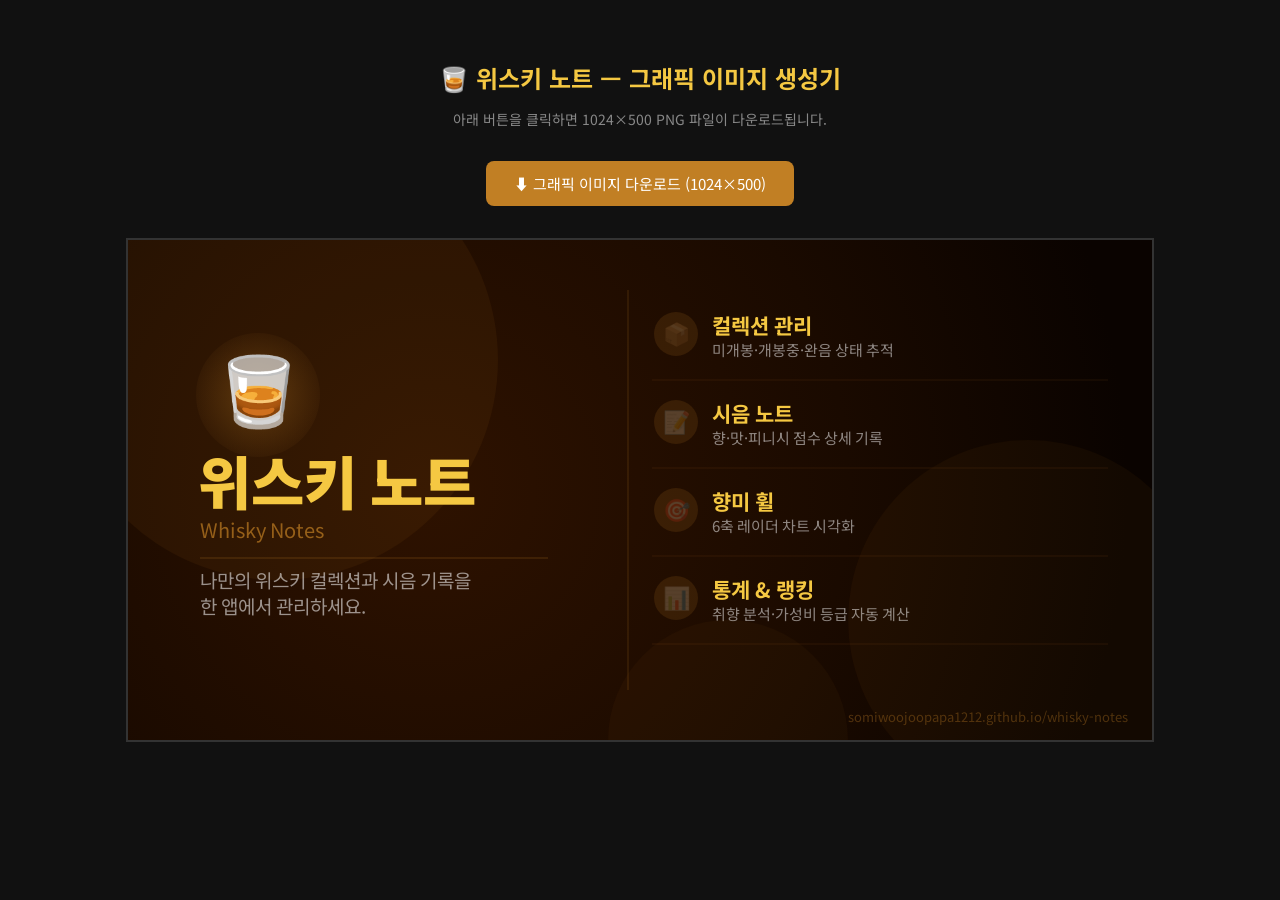
<file: generate-feature-graphic.html>
<!DOCTYPE html>
<html lang="ko">
<head>
<meta charset="UTF-8">
<title>위스키 노트 그래픽 이미지 생성기</title>
<link href="https://fonts.googleapis.com/css2?family=Noto+Sans+KR:wght@400;700;900&display=swap" rel="stylesheet">
<style>
  body { background:#111; color:#f5c842; font-family:'Noto Sans KR',sans-serif; padding:32px; text-align:center; }
  h2 { margin-bottom:8px; }
  p  { color:#888; font-size:14px; margin-bottom:24px; }
  button { margin:8px; padding:12px 28px; background:#c17f24; color:#fff; border:none; border-radius:8px; cursor:pointer; font-size:15px; font-family:inherit; }
  button:hover { background:#d48e2a; }
  canvas { border:2px solid #333; display:block; margin:24px auto; max-width:100%; }
</style>
</head>
<body>
<h2>🥃 위스키 노트 — 그래픽 이미지 생성기</h2>
<p>아래 버튼을 클릭하면 1024×500 PNG 파일이 다운로드됩니다.</p>
<button onclick="download()">⬇️ 그래픽 이미지 다운로드 (1024×500)</button>
<br>
<canvas id="c" width="1024" height="500"></canvas>

<script>
const FONT = "'Noto Sans KR', -apple-system, sans-serif";

function draw() {
  const canvas = document.getElementById('c');
  const ctx = canvas.getContext('2d');
  const W = 1024, H = 500;

  // ── 배경 ──
  const bg = ctx.createRadialGradient(300, 250, 0, 300, 250, 700);
  bg.addColorStop(0, '#2e1200');
  bg.addColorStop(0.6, '#1a0a00');
  bg.addColorStop(1, '#0a0300');
  ctx.fillStyle = bg;
  ctx.fillRect(0, 0, W, H);

  // ── 장식 원 ──
  [[150, 120, 220, 0.07], [900, 380, 180, 0.05], [600, 500, 120, 0.04]].forEach(([x,y,r,a]) => {
    ctx.beginPath(); ctx.arc(x, y, r, 0, Math.PI*2);
    ctx.fillStyle = `rgba(193,127,36,${a})`; ctx.fill();
  });

  // ── 구분선 ──
  ctx.beginPath(); ctx.moveTo(500, 50); ctx.lineTo(500, 450);
  ctx.strokeStyle = 'rgba(193,127,36,0.25)'; ctx.lineWidth = 1; ctx.stroke();

  // ── 왼쪽: 앱 정보 ──
  // 아이콘 배경
  ctx.beginPath(); ctx.arc(130, 155, 62, 0, Math.PI*2);
  const iconBg = ctx.createRadialGradient(130,155,0,130,155,62);
  iconBg.addColorStop(0,'rgba(193,127,36,0.35)');
  iconBg.addColorStop(1,'rgba(193,127,36,0.05)');
  ctx.fillStyle = iconBg; ctx.fill();

  // 이모지
  ctx.font = '68px serif';
  ctx.textAlign = 'center';
  ctx.fillText('🥃', 130, 175);

  // 앱 이름
  ctx.textAlign = 'left';
  ctx.font = `900 58px ${FONT}`;
  ctx.fillStyle = '#f5c842';
  ctx.fillText('위스키 노트', 70, 265);

  // 영문명
  ctx.font = `400 20px ${FONT}`;
  ctx.fillStyle = 'rgba(193,127,36,0.7)';
  ctx.fillText('Whisky Notes', 72, 298);

  // 구분 선
  ctx.beginPath(); ctx.moveTo(72, 318); ctx.lineTo(420, 318);
  ctx.strokeStyle = 'rgba(193,127,36,0.3)'; ctx.lineWidth = 1; ctx.stroke();

  // 슬로건
  ctx.font = `400 19px ${FONT}`;
  ctx.fillStyle = 'rgba(255,255,255,0.55)';
  ctx.fillText('나만의 위스키 컬렉션과 시음 기록을', 72, 348);
  ctx.fillText('한 앱에서 관리하세요.', 72, 374);

  // ── 오른쪽: 기능 목록 ──
  const features = [
    ['📦', '컬렉션 관리', '미개봉·개봉중·완음 상태 추적'],
    ['📝', '시음 노트', '향·맛·피니시 점수 상세 기록'],
    ['🎯', '향미 휠', '6축 레이더 차트 시각화'],
    ['📊', '통계 & 랭킹', '취향 분석·가성비 등급 자동 계산'],
  ];

  let fy = 72;
  features.forEach(([emoji, title, desc]) => {
    // 아이콘 배경
    ctx.beginPath(); ctx.arc(548, fy+22, 22, 0, Math.PI*2);
    ctx.fillStyle = 'rgba(193,127,36,0.15)'; ctx.fill();

    ctx.font = '22px serif';
    ctx.textAlign = 'center';
    ctx.fillText(emoji, 548, fy+30);

    ctx.textAlign = 'left';
    ctx.font = `700 21px ${FONT}`;
    ctx.fillStyle = '#f5c842';
    ctx.fillText(title, 584, fy+22);

    ctx.font = `400 15px ${FONT}`;
    ctx.fillStyle = 'rgba(255,255,255,0.5)';
    ctx.fillText(desc, 584, fy+44);

    // 항목 구분선
    if (fy < 350) {
      ctx.beginPath(); ctx.moveTo(524, fy+68); ctx.lineTo(980, fy+68);
      ctx.strokeStyle='rgba(193,127,36,0.12)'; ctx.lineWidth=1; ctx.stroke();
    }
    fy += 88;
  });

  // ── 하단 워터마크 ──
  ctx.font = `400 13px ${FONT}`;
  ctx.fillStyle = 'rgba(193,127,36,0.35)';
  ctx.textAlign = 'right';
  ctx.fillText('somiwoojoopapa1212.github.io/whisky-notes', W-24, H-18);
}

function download() {
  document.fonts.ready.then(() => {
    draw();
    const a = document.createElement('a');
    a.download = 'whisky-notes-feature-graphic.png';
    a.href = document.getElementById('c').toDataURL('image/png');
    a.click();
  });
}

document.fonts.ready.then(draw);
</script>
</body>
</html>
</file>
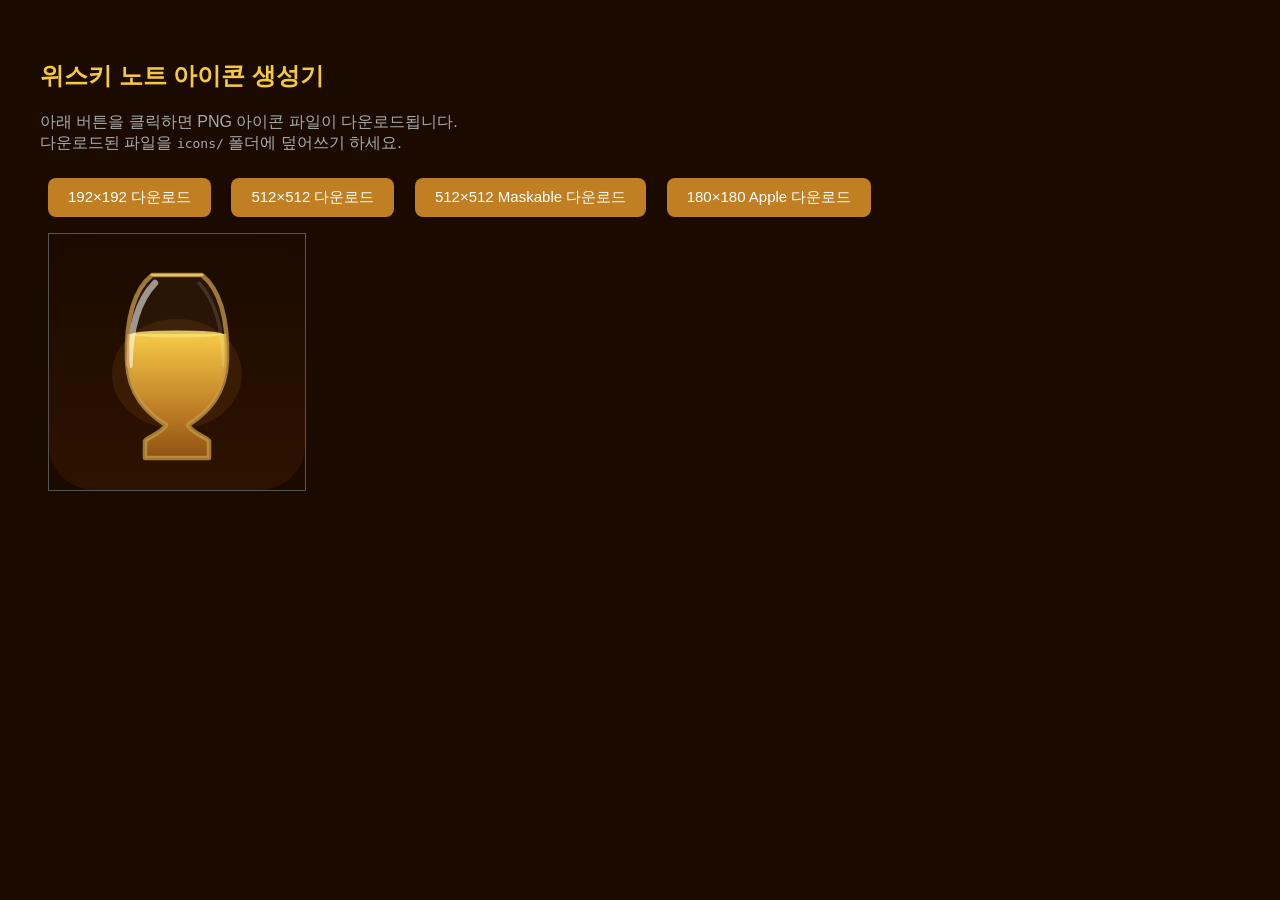
<file: generate-icons.html>
<!DOCTYPE html>
<html lang="ko">
<head>
<meta charset="UTF-8">
<title>아이콘 생성기</title>
<style>
  body { font-family: sans-serif; padding: 32px; background: #1a0a00; color: #f5c842; }
  button { margin: 8px; padding: 10px 20px; background: #c17f24; color: #fff; border: none; border-radius: 8px; cursor: pointer; font-size: 15px; }
  canvas { border: 1px solid #555; margin: 8px; display: block; }
  h2 { color: #f5c842; }
  p { color: #aaa; }
</style>
</head>
<body>
<h2>위스키 노트 아이콘 생성기</h2>
<p>아래 버튼을 클릭하면 PNG 아이콘 파일이 다운로드됩니다.<br>
다운로드된 파일을 <code>icons/</code> 폴더에 덮어쓰기 하세요.</p>

<button onclick="generate(192,'icon-192.png')">192×192 다운로드</button>
<button onclick="generate(512,'icon-512.png')">512×512 다운로드</button>
<button onclick="generate(512,'icon-maskable-512.png', true)">512×512 Maskable 다운로드</button>
<button onclick="generate(180,'apple-touch-icon.png')">180×180 Apple 다운로드</button>
<br>
<canvas id="preview" width="256" height="256"></canvas>

<script>
const SVG_SRC = `<svg xmlns="http://www.w3.org/2000/svg" viewBox="0 0 512 512">
  <defs>
    <linearGradient id="bg" x1="0" y1="0" x2="0" y2="1">
      <stop offset="0%" stop-color="#1a0a00"/>
      <stop offset="100%" stop-color="#2e1200"/>
    </linearGradient>
    <linearGradient id="wg" x1="0" y1="0" x2="0" y2="1">
      <stop offset="0%" stop-color="#f5c842"/>
      <stop offset="50%" stop-color="#c17f24"/>
      <stop offset="100%" stop-color="#7a3e05"/>
    </linearGradient>
    <clipPath id="gc">
      <path d="M206,82 L306,82 C346,115 358,182 356,252 C354,322 316,358 278,382 C286,398 318,408 320,414 L320,448 L192,448 L192,414 C194,408 226,398 234,382 C196,358 158,322 156,252 C154,182 166,115 206,82 Z"/>
    </clipPath>
  </defs>
  BGSHAPE
  <ellipse cx="256" cy="280" rx="130" ry="110" fill="#c17f24" opacity="0.12"/>
  <rect x="100" y="200" width="330" height="280" clip-path="url(#gc)" fill="url(#wg)"/>
  <ellipse cx="256" cy="200" rx="92" ry="7" clip-path="url(#gc)" fill="#f8e070" opacity="0.85"/>
  <path d="M206,82 L306,82 C346,115 358,182 356,252 C354,322 316,358 278,382 C286,398 318,408 320,414 L320,448 L192,448 L192,414 C194,408 226,398 234,382 C196,358 158,322 156,252 C154,182 166,115 206,82 Z" fill="rgba(255,220,150,0.04)"/>
  <path d="M212,98 C176,135 162,196 161,262" fill="none" stroke="rgba(255,255,255,0.55)" stroke-width="13" stroke-linecap="round"/>
  <path d="M300,98 C334,135 348,196 349,262" fill="none" stroke="rgba(255,255,255,0.12)" stroke-width="7" stroke-linecap="round"/>
  <path d="M206,82 L306,82 C346,115 358,182 356,252 C354,322 316,358 278,382 C286,398 318,408 320,414 L320,448 L192,448 L192,414 C194,408 226,398 234,382 C196,358 158,322 156,252 C154,182 166,115 206,82 Z" fill="none" stroke="rgba(200,155,70,0.75)" stroke-width="9" stroke-linejoin="round"/>
  <line x1="206" y1="82" x2="306" y2="82" stroke="rgba(255,230,120,0.7)" stroke-width="5" stroke-linecap="round"/>
</svg>`;

function generate(size, filename, maskable = false) {
  const bg = maskable
    ? `<rect width="512" height="512" fill="url(#bg)"/>`
    : `<rect width="512" height="512" rx="90" fill="url(#bg)"/>`;
  const svg = SVG_SRC.replace('BGSHAPE', bg);

  const blob = new Blob([svg], { type: 'image/svg+xml' });
  const url = URL.createObjectURL(blob);
  const img = new Image();
  img.onload = () => {
    const canvas = document.createElement('canvas');
    canvas.width = canvas.height = size;
    const ctx = canvas.getContext('2d');
    ctx.drawImage(img, 0, 0, size, size);
    URL.revokeObjectURL(url);

    // Preview
    const preview = document.getElementById('preview');
    preview.width = preview.height = Math.min(size, 256);
    const pCtx = preview.getContext('2d');
    pCtx.drawImage(canvas, 0, 0, Math.min(size,256), Math.min(size,256));

    // Download
    canvas.toBlob(b => {
      const a = document.createElement('a');
      a.href = URL.createObjectURL(b);
      a.download = filename;
      a.click();
    }, 'image/png');
  };
  img.src = url;
}

// Auto-preview on load
window.onload = () => generate(256, 'preview.png');
</script>
</body>
</html>
</file>
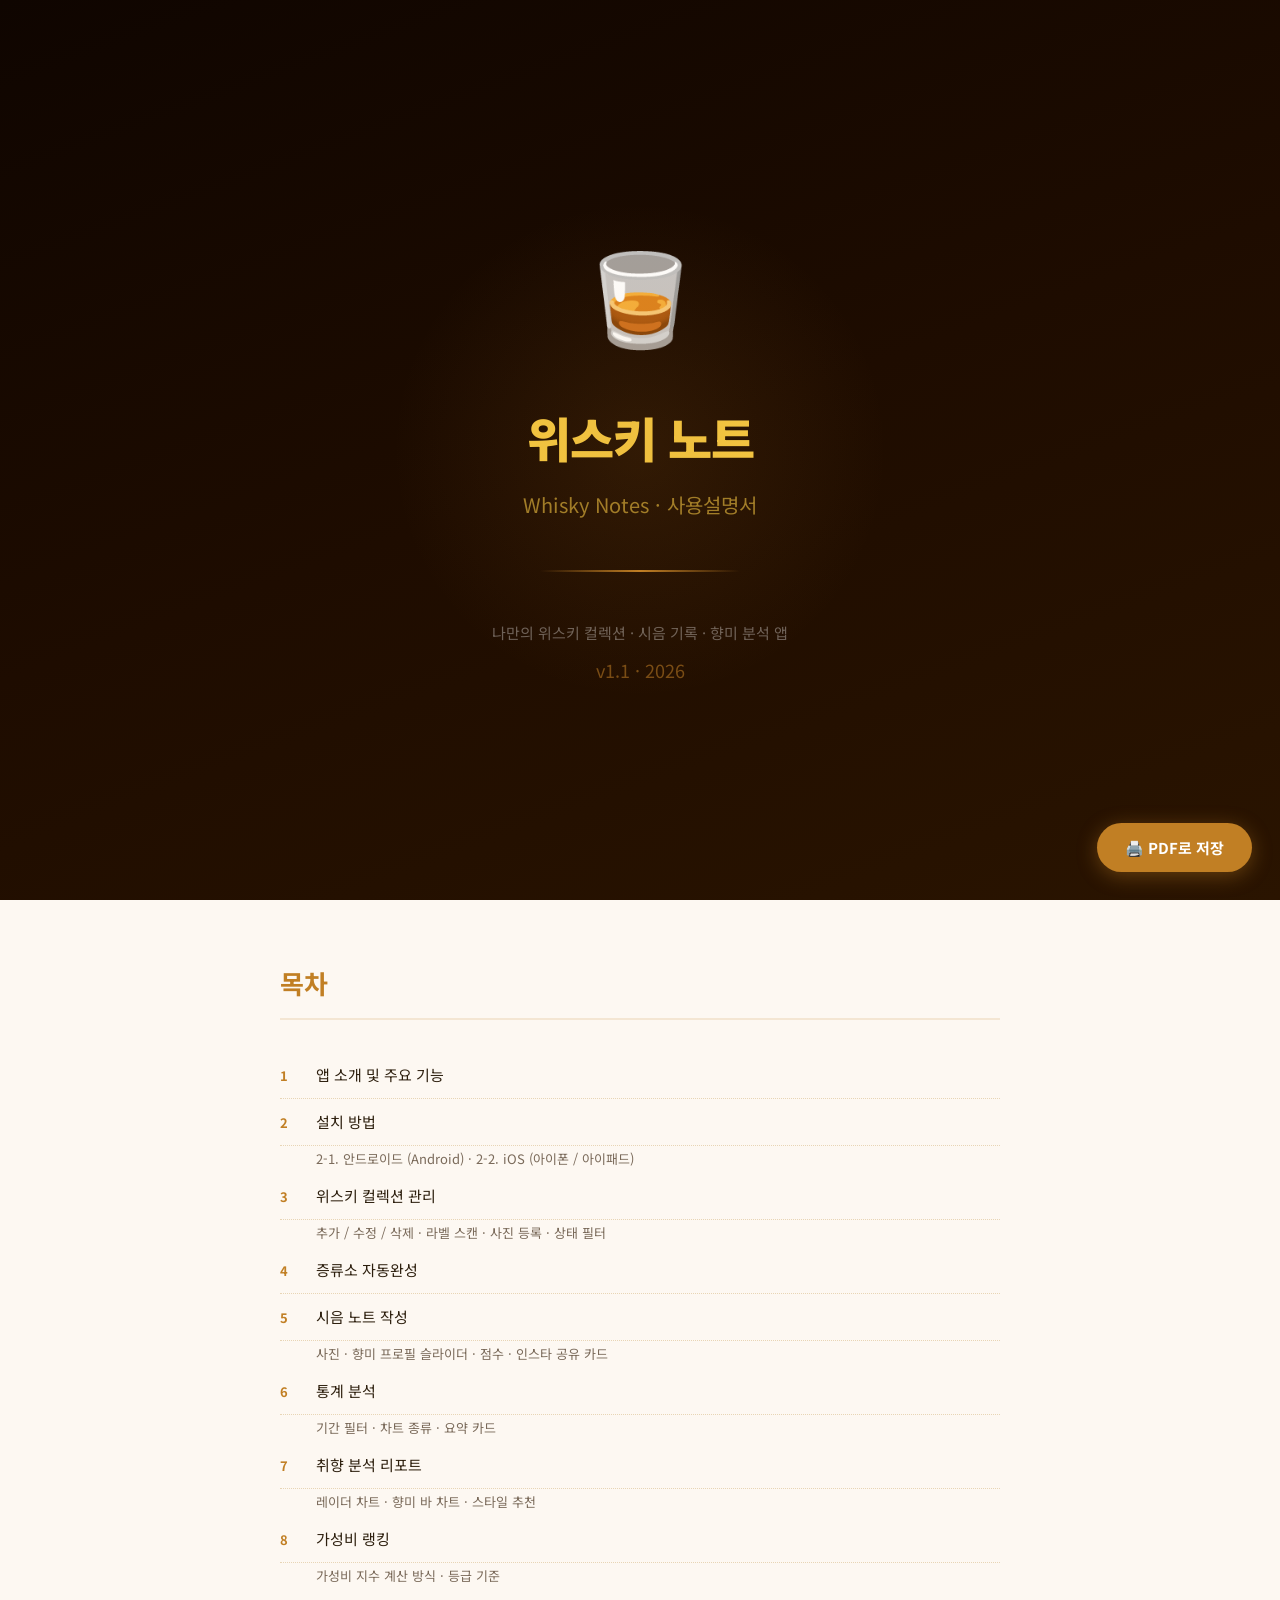
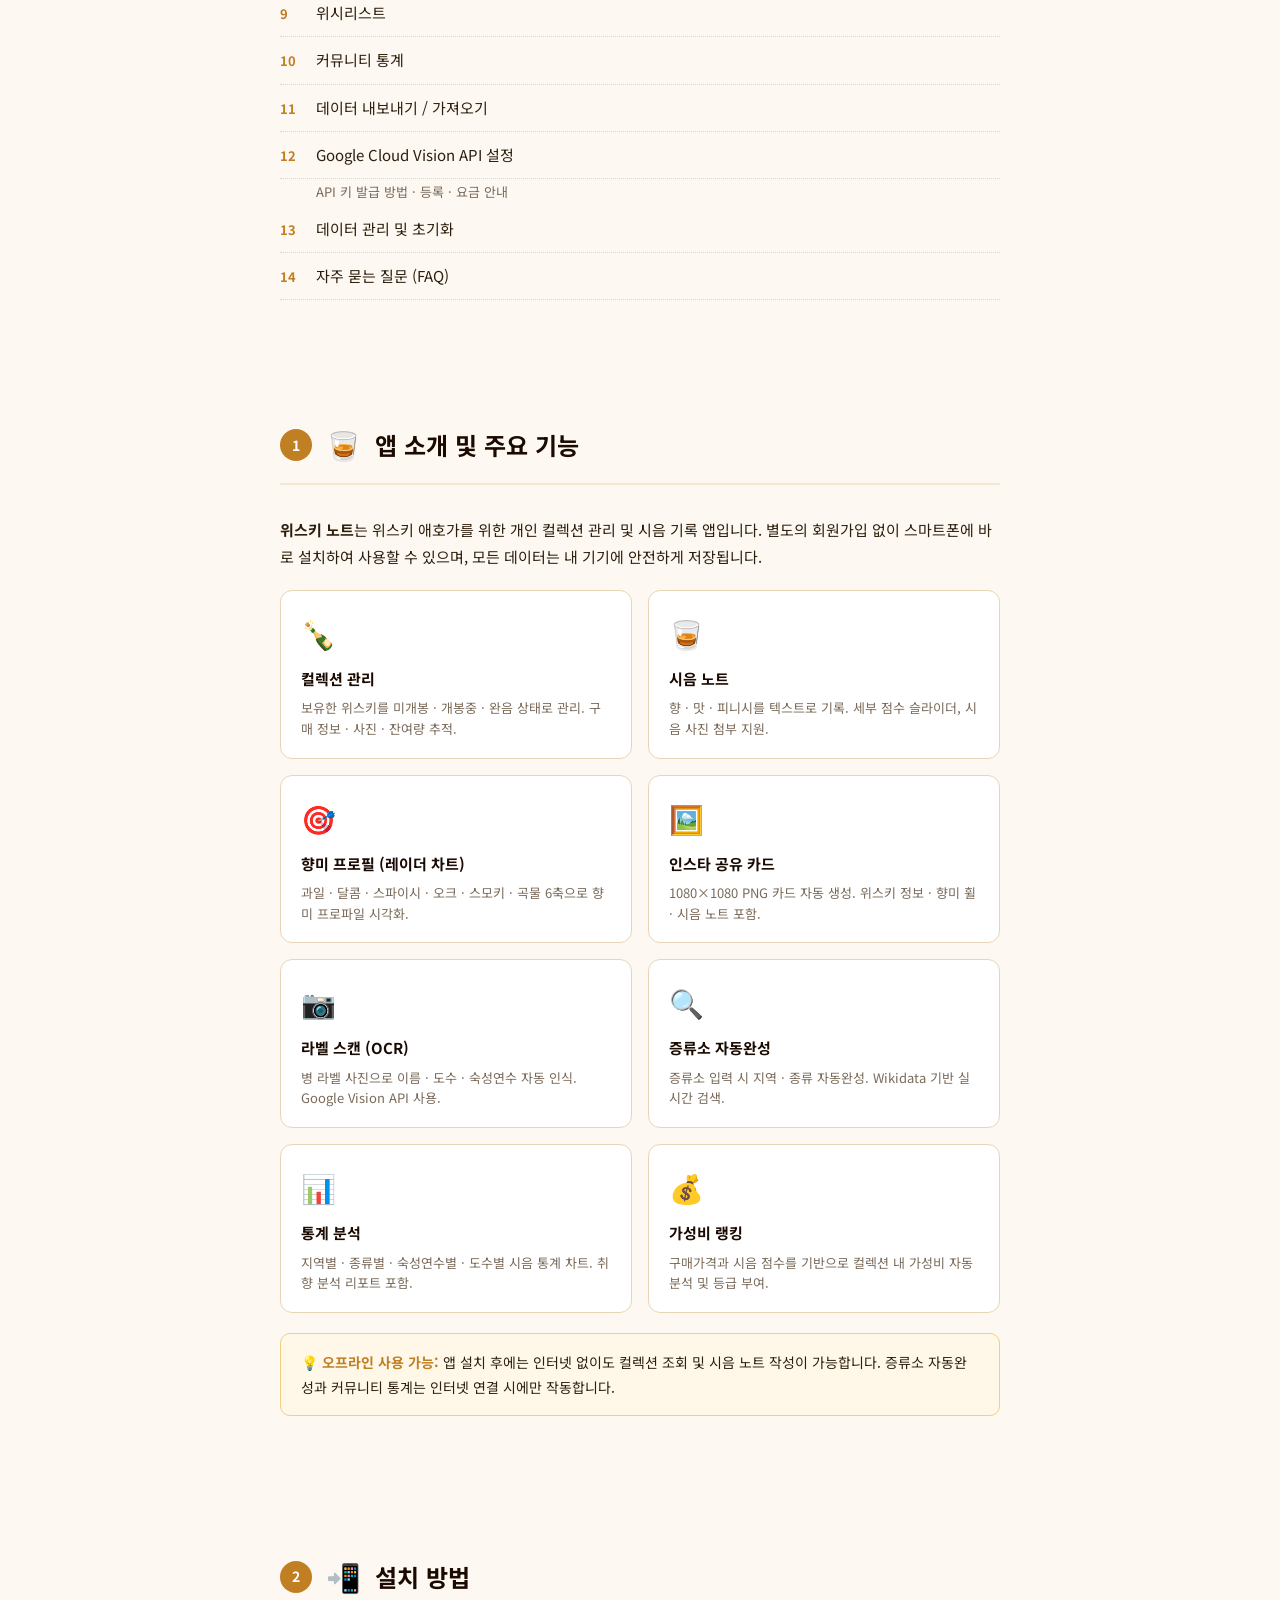
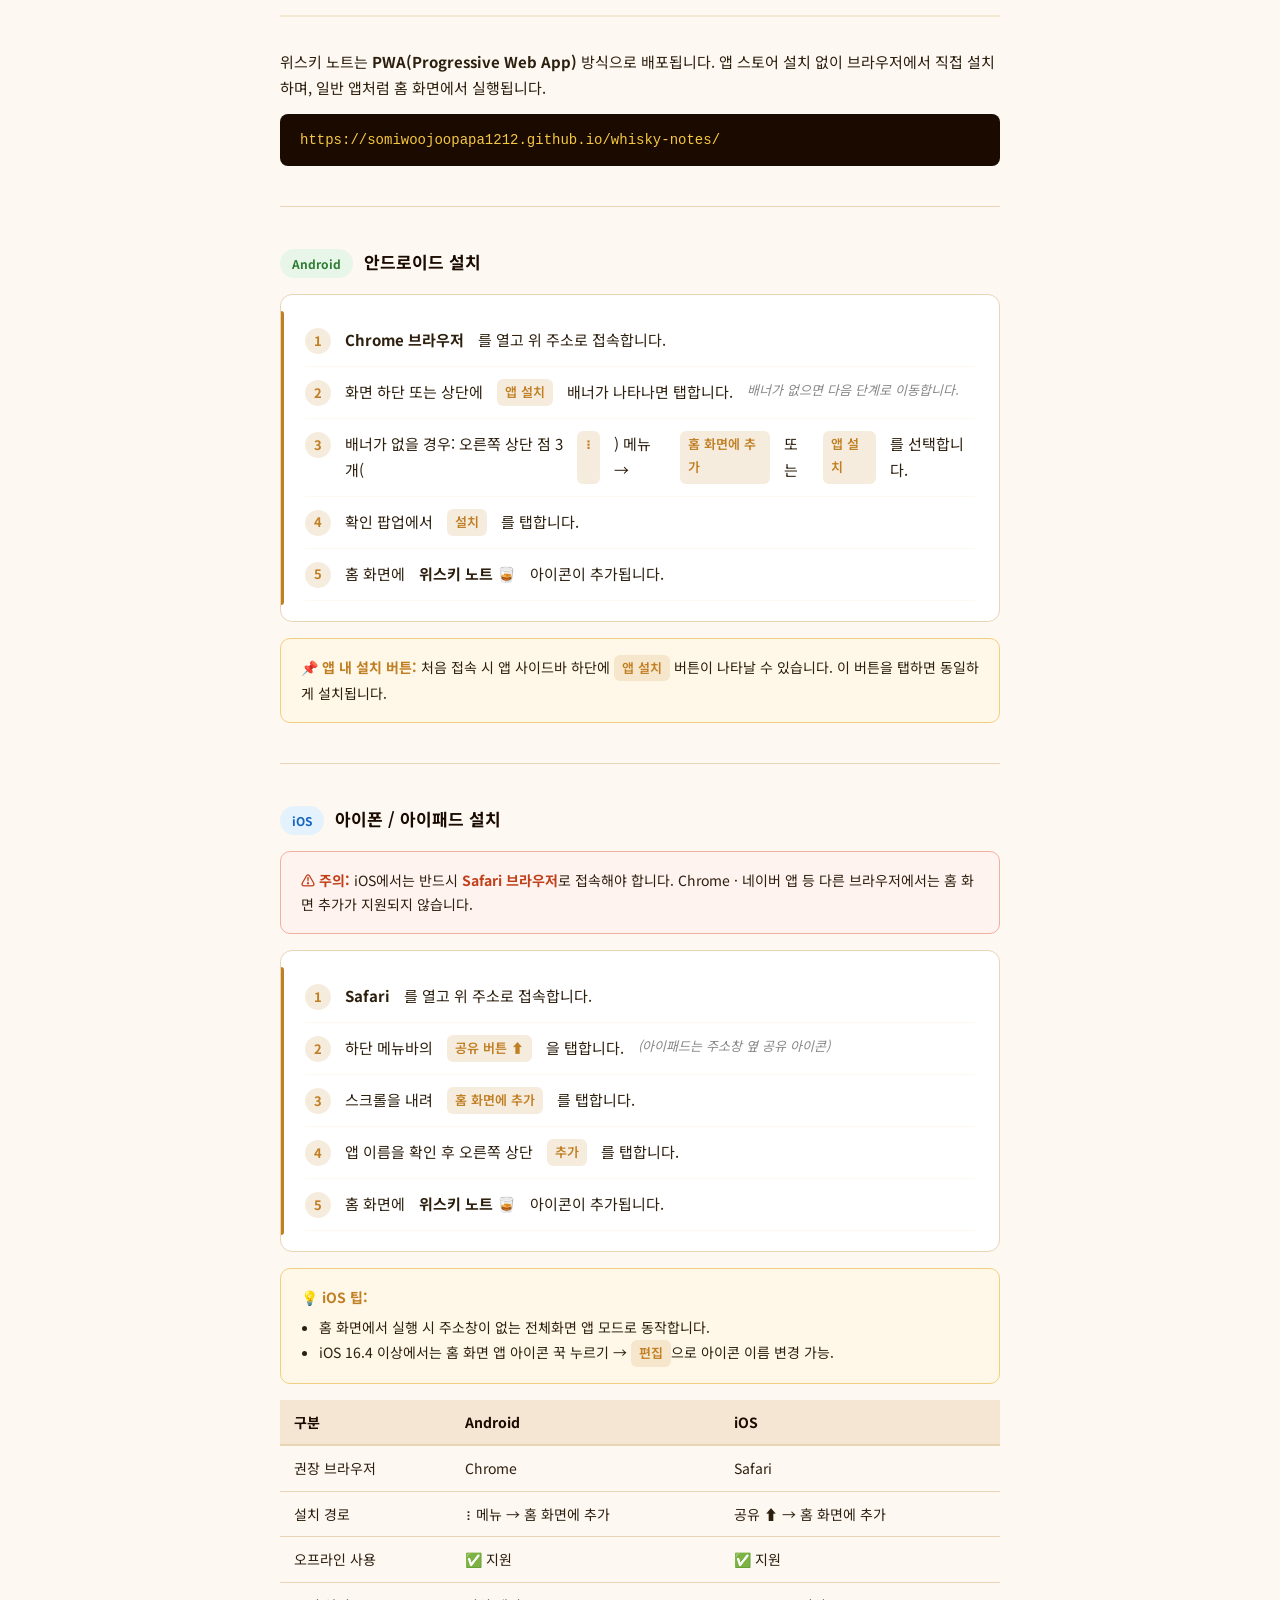
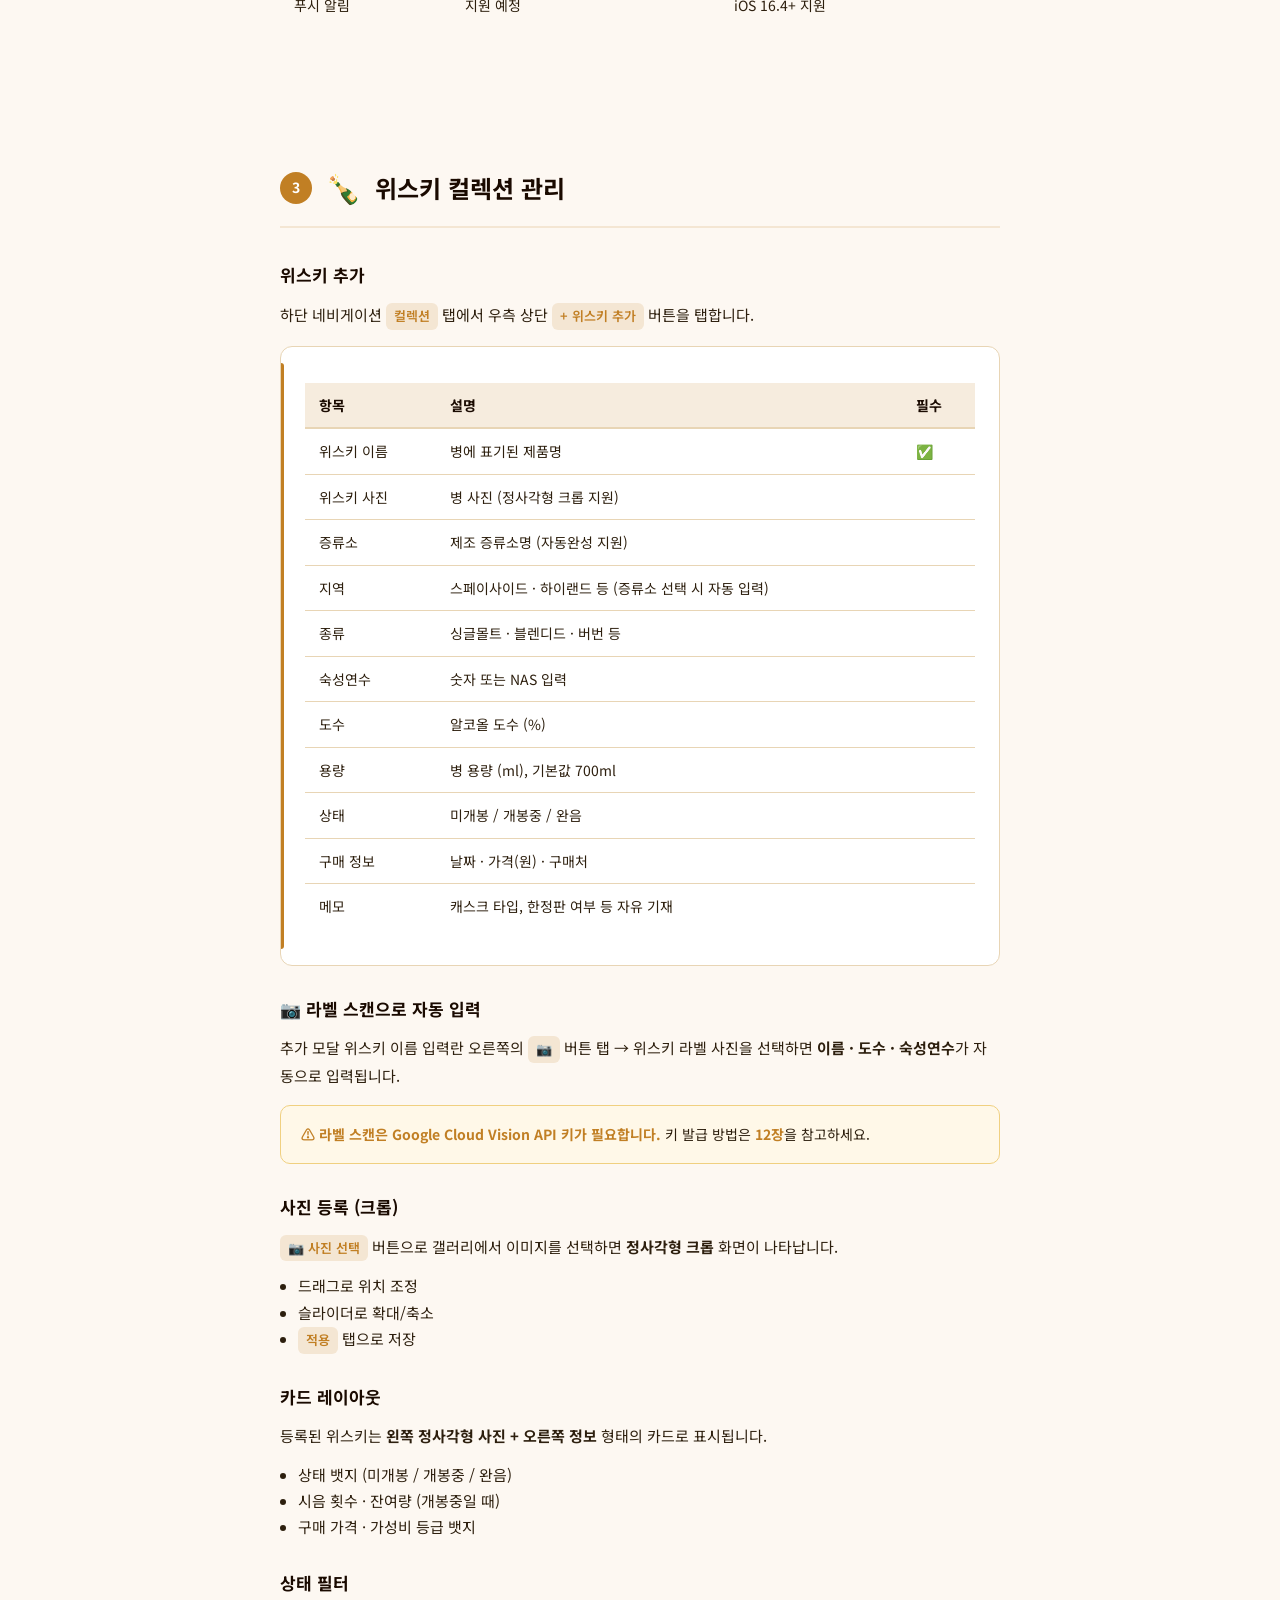
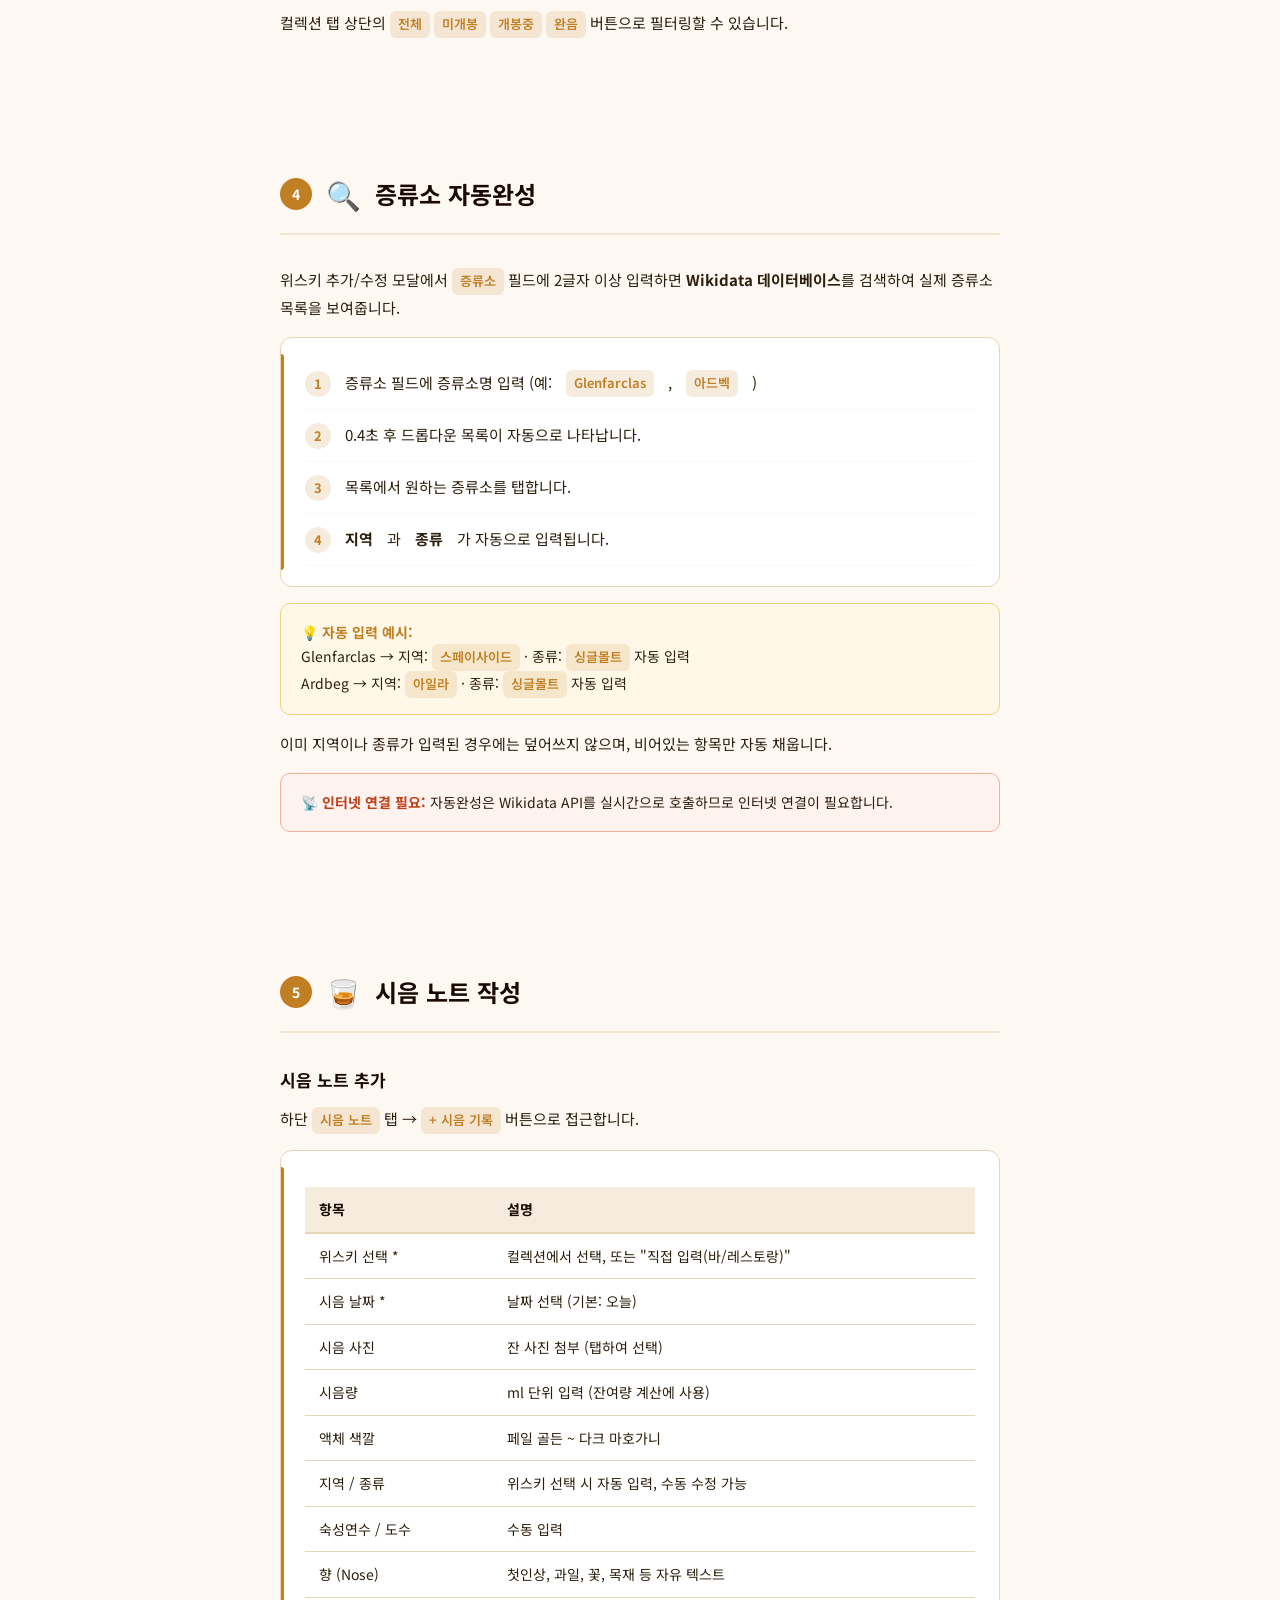
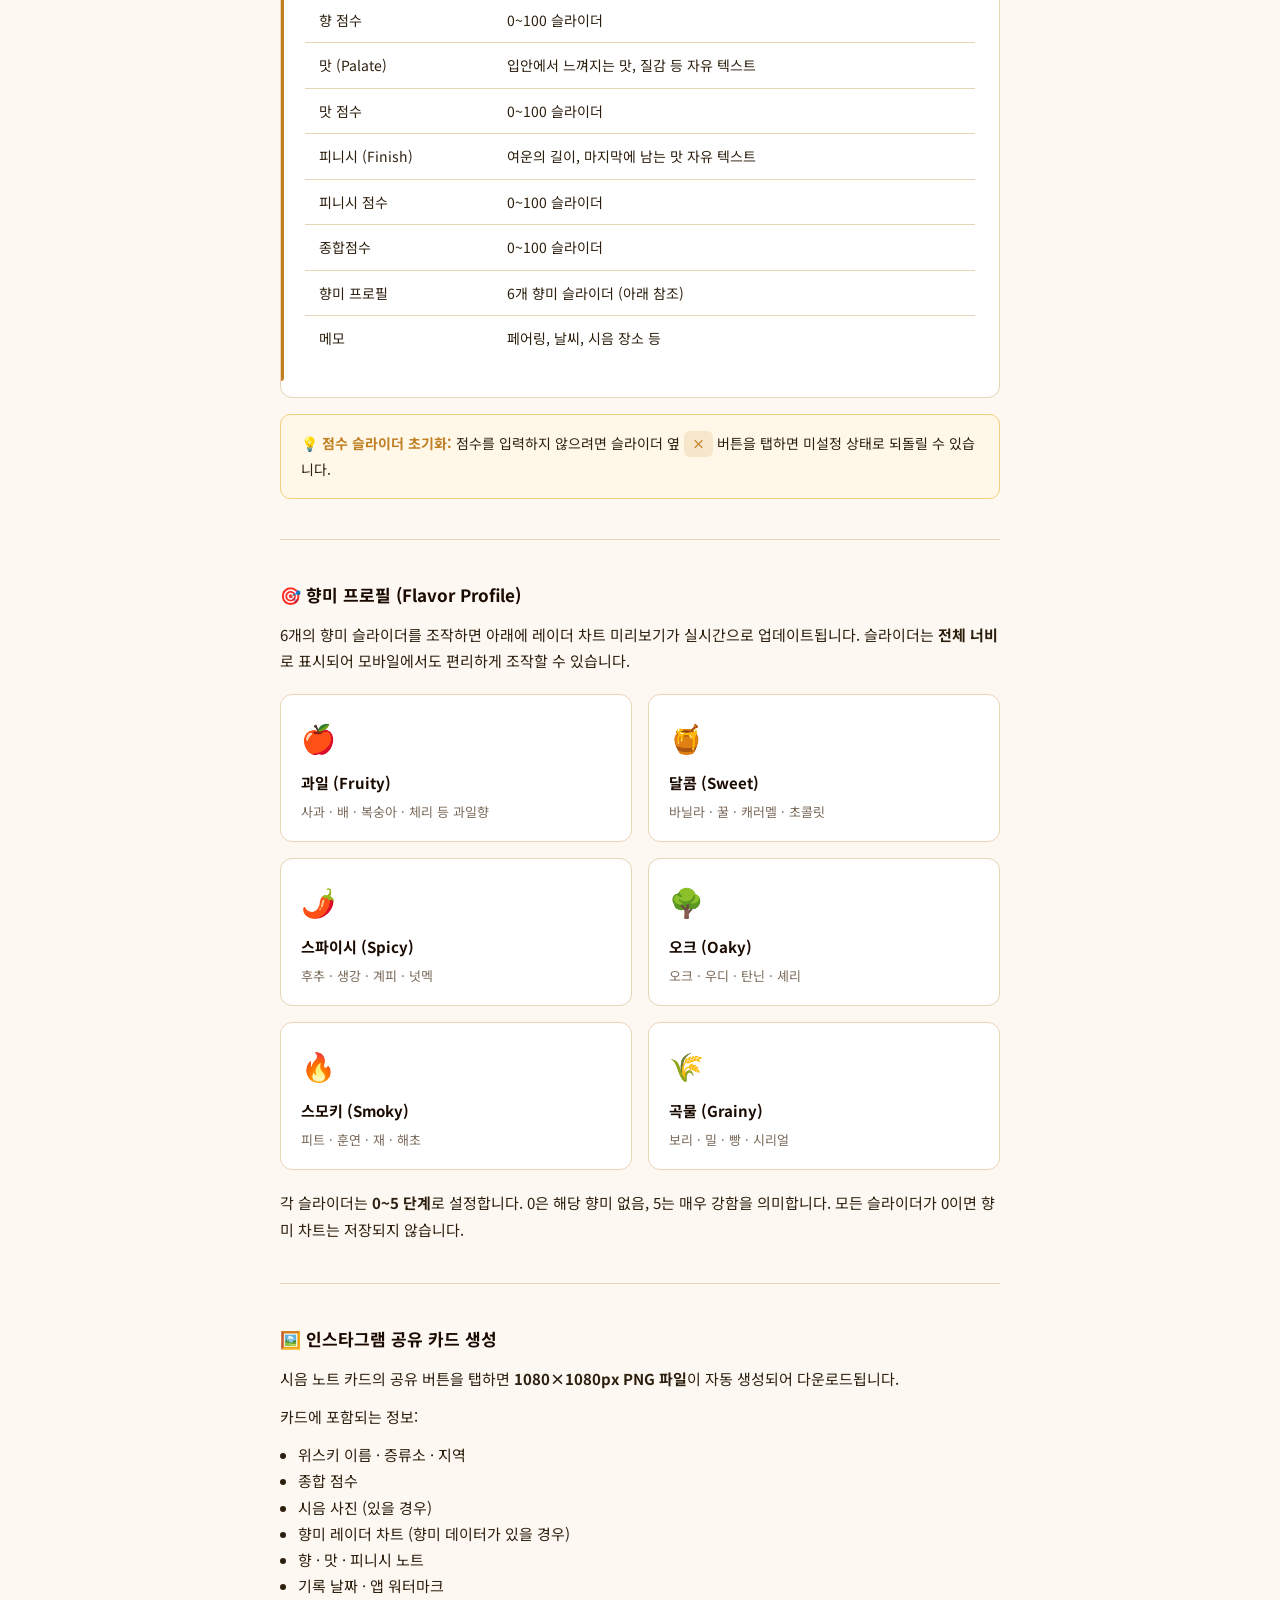
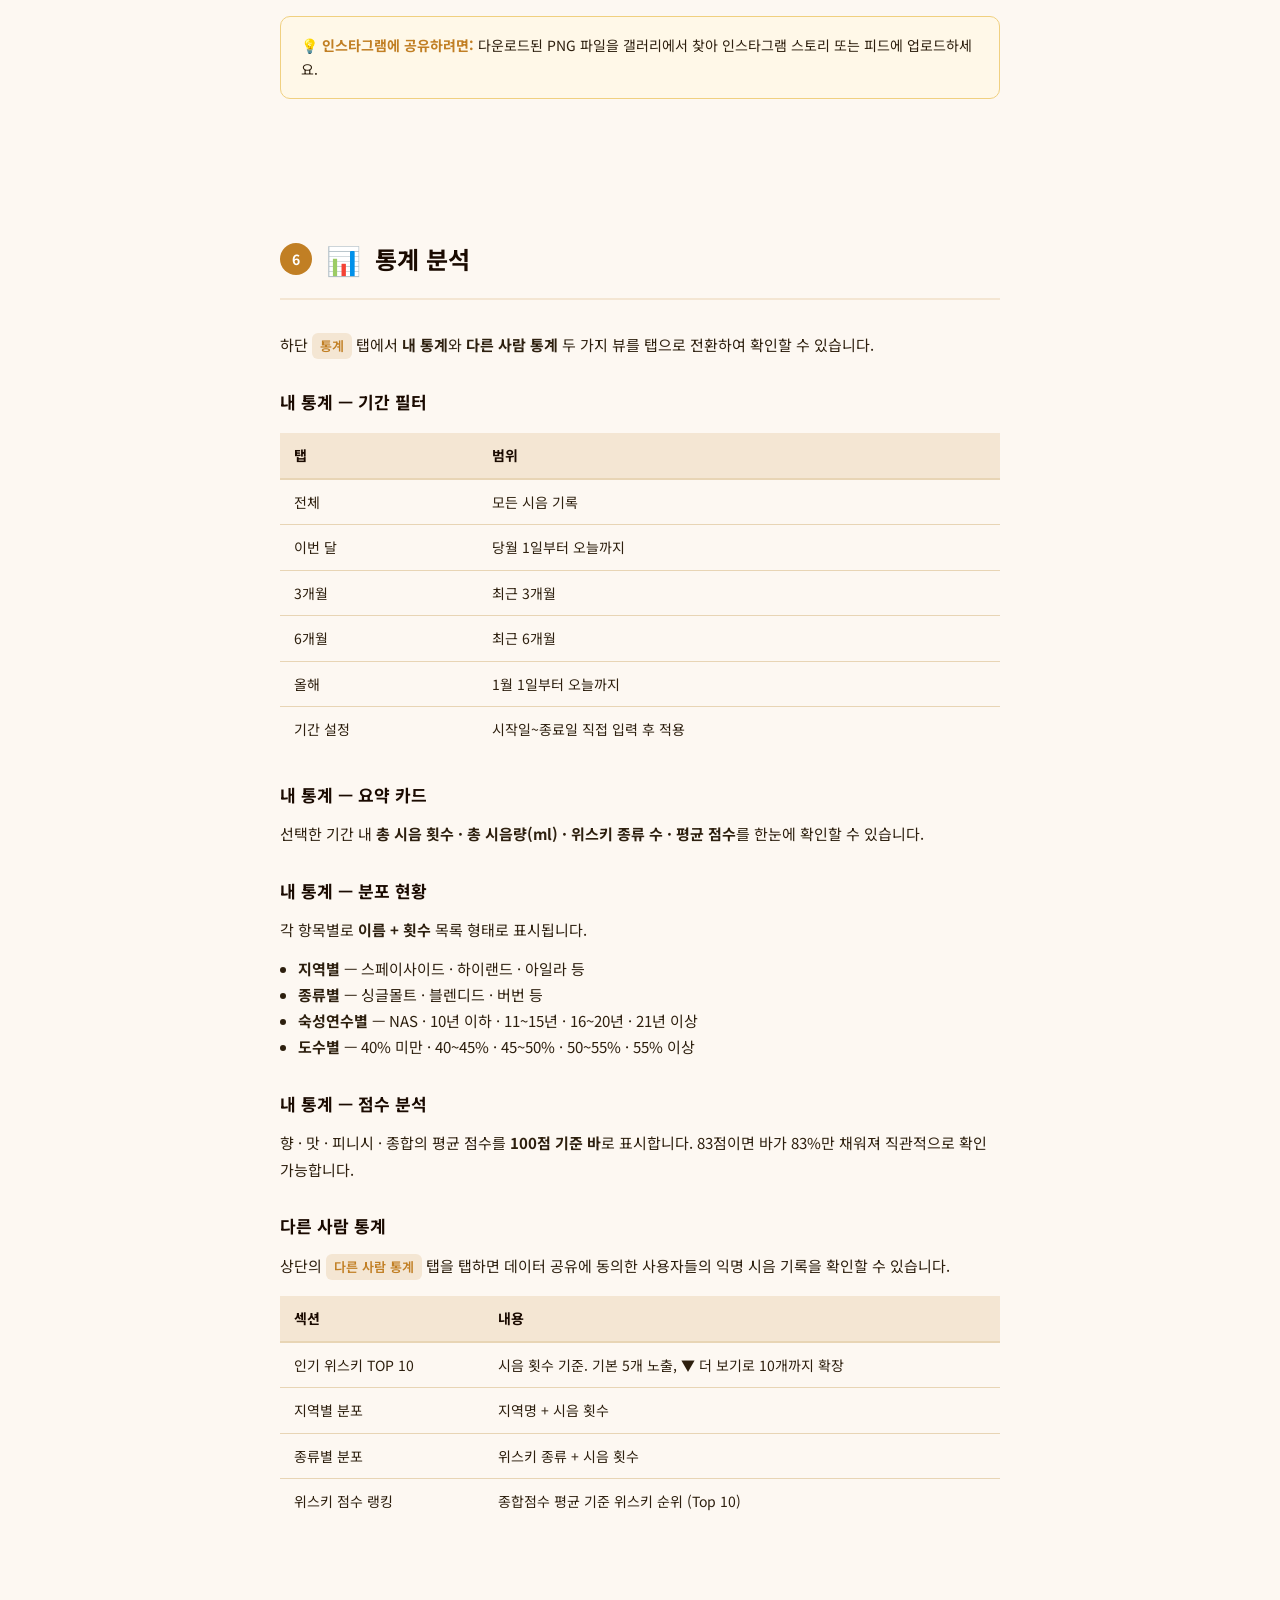
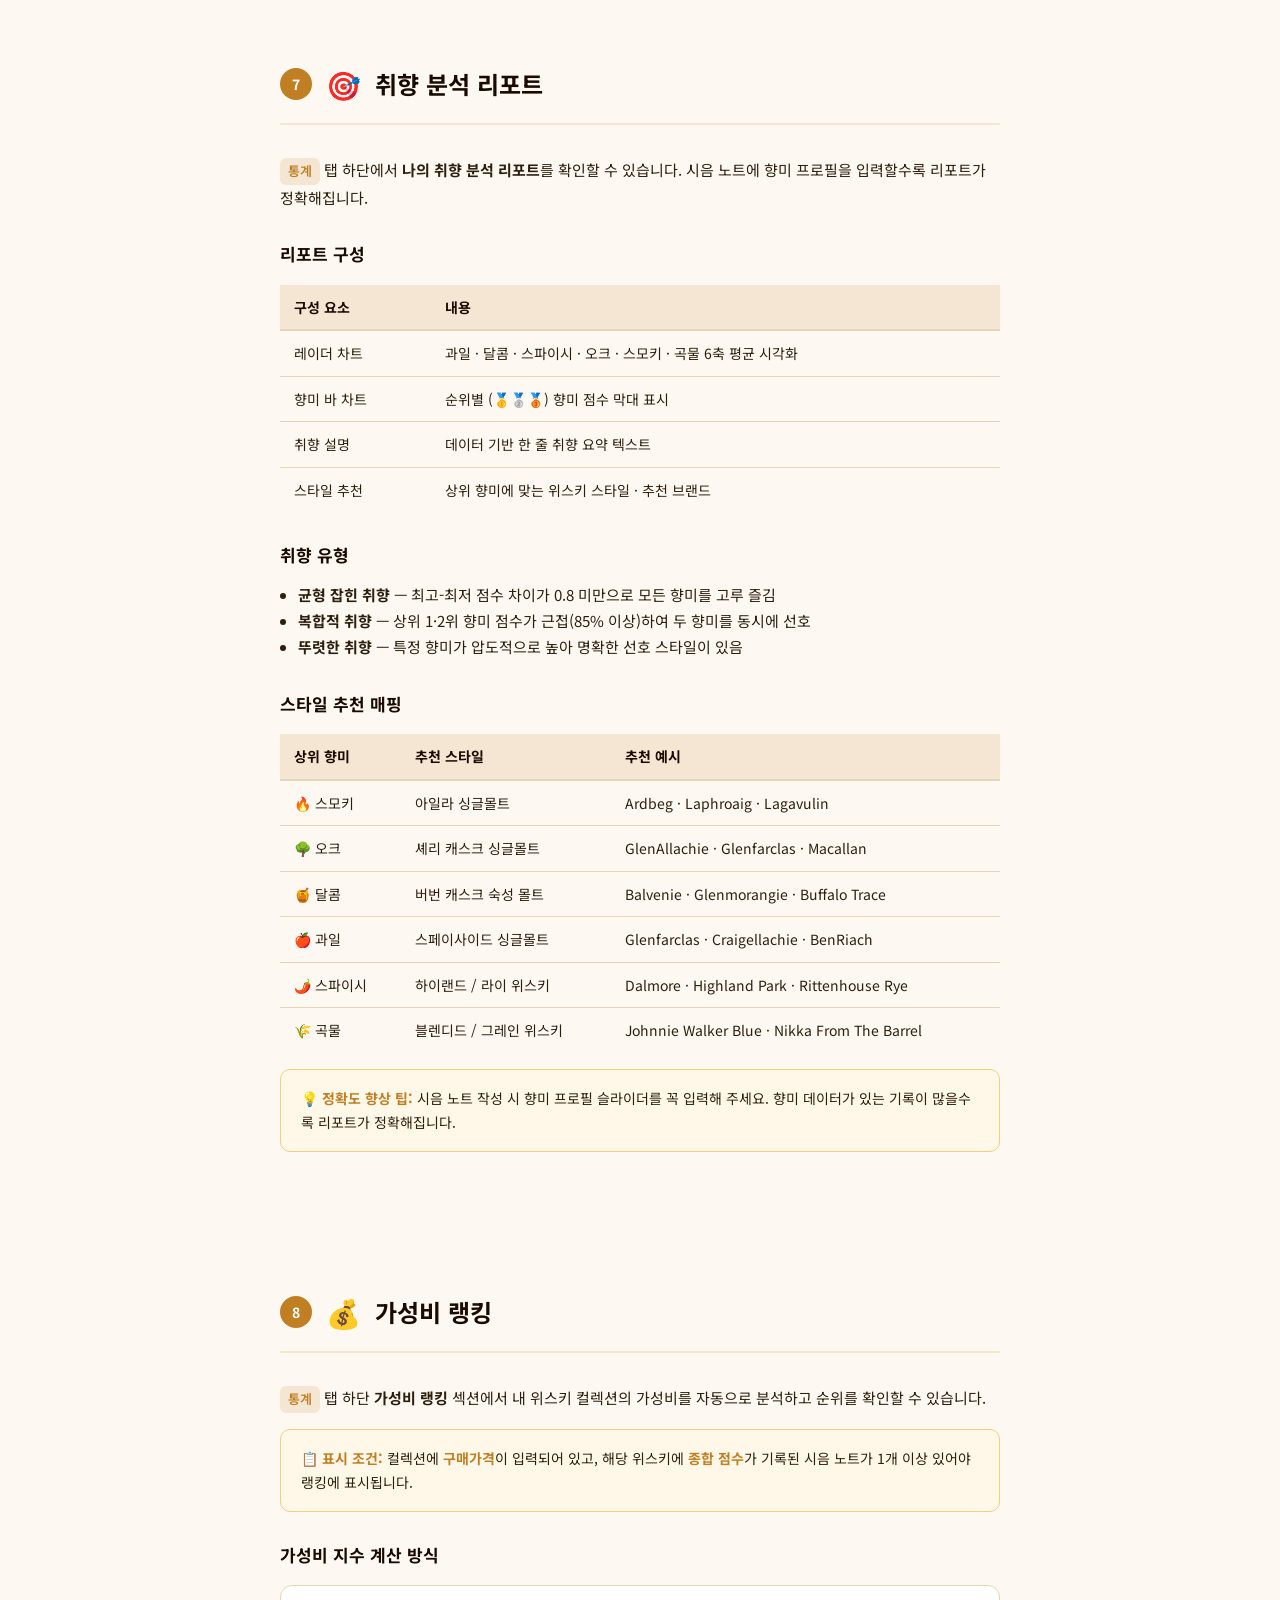
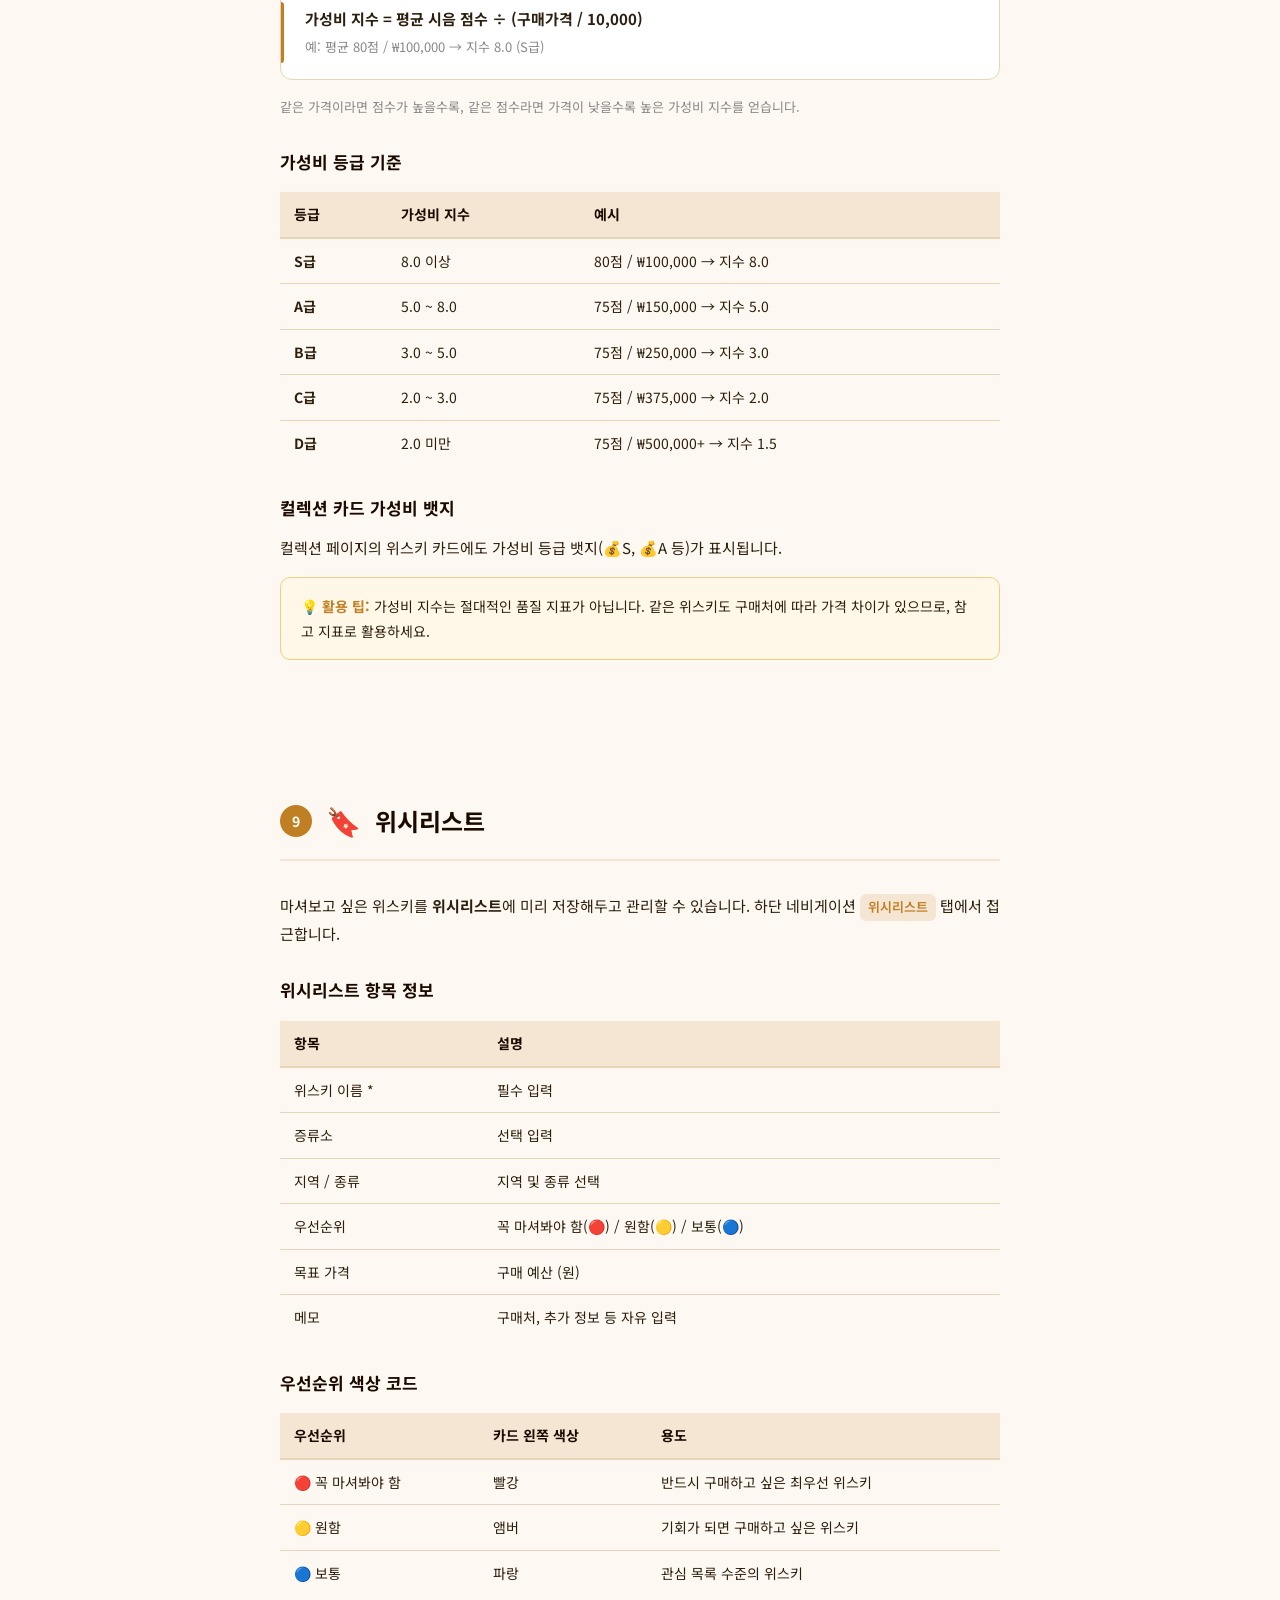
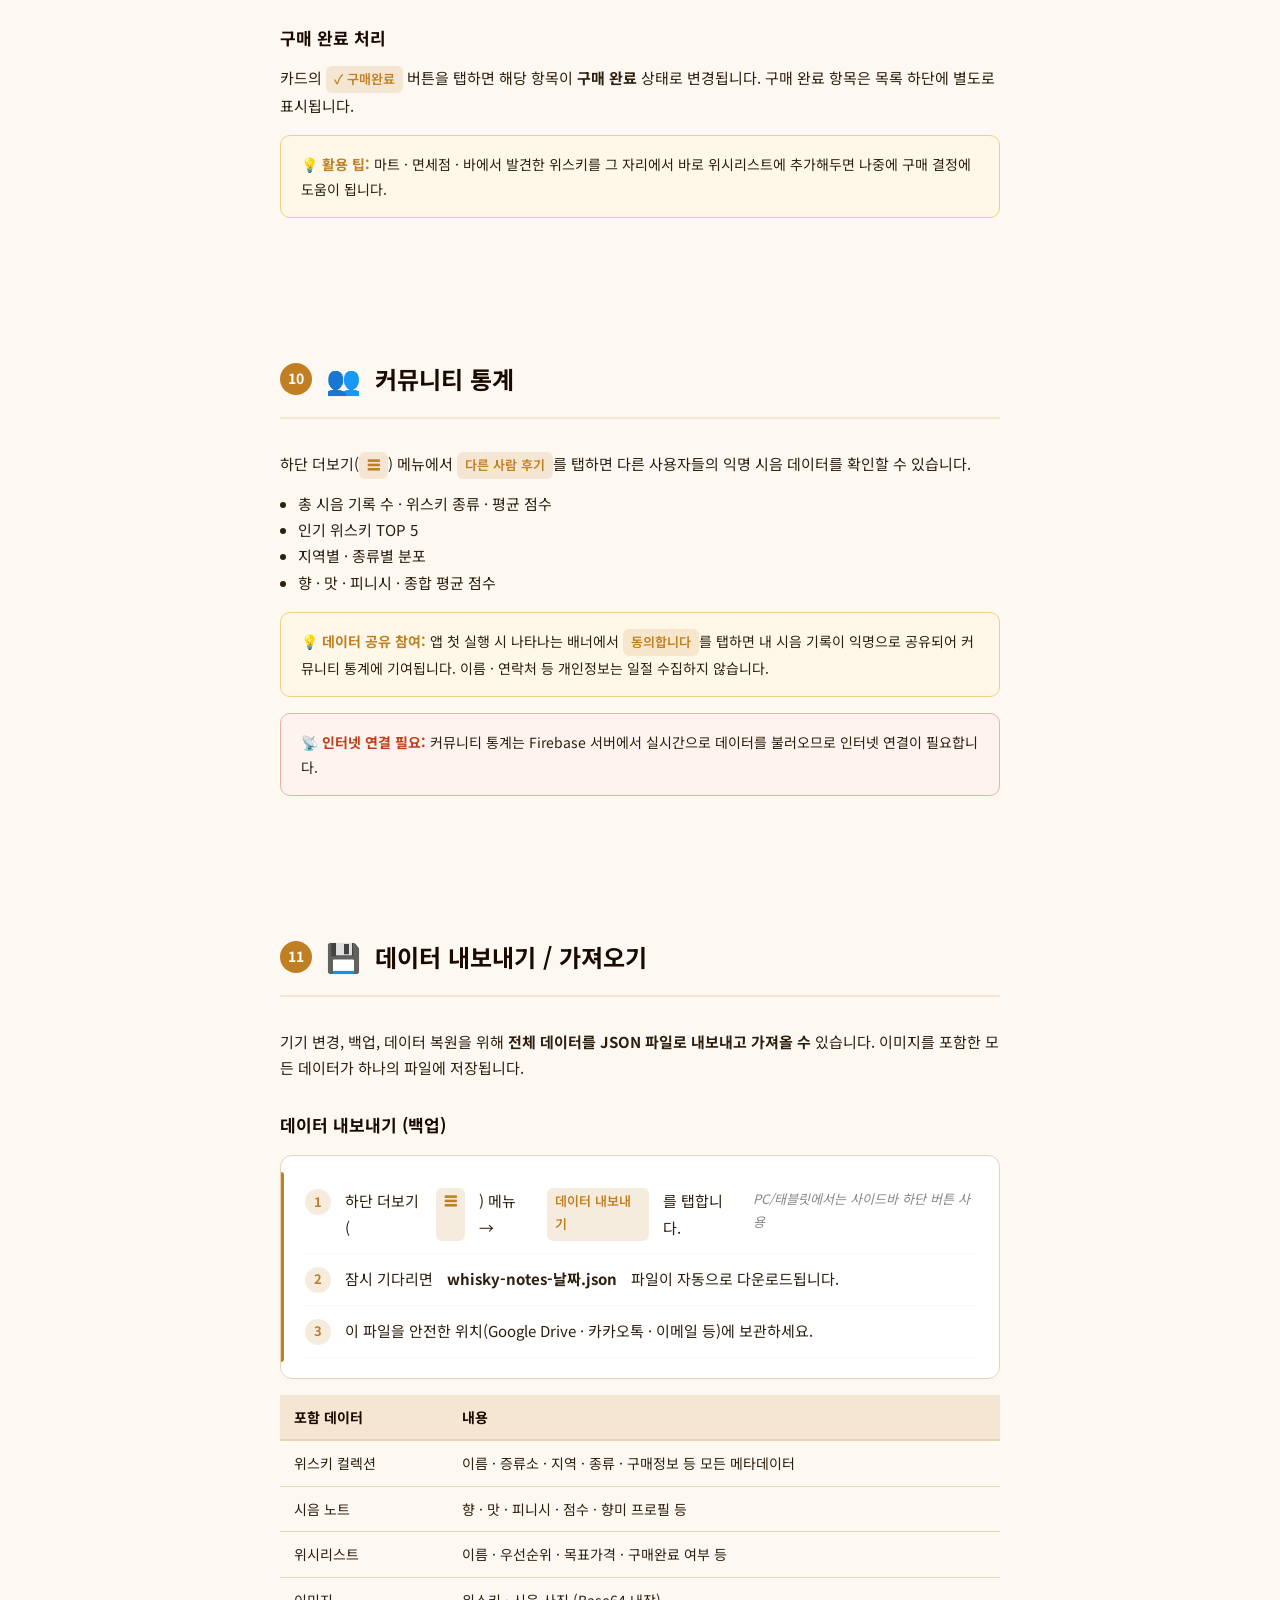
<file: manual.html>
<!DOCTYPE html>
<html lang="ko">
<head>
<meta charset="UTF-8"/>
<meta name="viewport" content="width=device-width, initial-scale=1.0"/>
<title>위스키 노트 사용설명서</title>
<style>
  @import url('https://fonts.googleapis.com/css2?family=Noto+Sans+KR:wght@300;400;600;700;900&display=swap');

  :root {
    --amber: #c17f24;
    --amber-light: #f5c842;
    --amber-dim: rgba(193,127,36,0.15);
    --dark: #1a0a00;
    --text: #2d1f0e;
    --text-muted: #7a6a5a;
    --bg: #fdf8f2;
    --bg-card: #fff;
    --border: #e8d5b5;
  }

  * { box-sizing: border-box; margin: 0; padding: 0; }

  body {
    font-family: 'Noto Sans KR', -apple-system, sans-serif;
    font-size: 15px;
    line-height: 1.75;
    color: var(--text);
    background: var(--bg);
  }

  @media print {
    body { font-size: 13px; background: white; }
    .no-print { display: none !important; }
    .page-break { page-break-before: always; }
    .cover { min-height: 100vh; }
    h2 { page-break-after: avoid; }
    .step-box, .note-box, .warn-box { break-inside: avoid; }
  }

  .cover {
    min-height: 100vh;
    background: linear-gradient(160deg, #0f0500 0%, #1e0c00 50%, #2a1400 100%);
    display: flex;
    flex-direction: column;
    align-items: center;
    justify-content: center;
    color: white;
    text-align: center;
    padding: 60px 40px;
    position: relative;
    overflow: hidden;
  }
  .cover::before {
    content: '';
    position: absolute;
    width: 500px; height: 500px;
    border-radius: 50%;
    background: radial-gradient(circle, rgba(193,127,36,0.12) 0%, transparent 70%);
    top: 50%; left: 50%;
    transform: translate(-50%, -50%);
  }
  .cover-icon { font-size: 90px; margin-bottom: 24px; }
  .cover-title { font-size: 48px; font-weight: 900; color: #f5c842; letter-spacing: -1px; margin-bottom: 8px; }
  .cover-sub { font-size: 20px; color: rgba(245,200,66,0.6); margin-bottom: 48px; }
  .cover-line { width: 200px; height: 2px; background: linear-gradient(to right, transparent, #c17f24, transparent); margin: 0 auto 48px; }
  .cover-meta { font-size: 15px; color: rgba(255,255,255,0.35); }
  .cover-version { font-size: 18px; color: rgba(193,127,36,0.55); margin-top: 8px; }

  .toc { max-width: 800px; margin: 0 auto; padding: 60px 40px; }
  .toc h2 { font-size: 26px; color: var(--amber); margin-bottom: 32px; padding-bottom: 12px; border-bottom: 2px solid var(--amber-dim); }
  .toc-list { list-style: none; }
  .toc-list li { display: flex; align-items: baseline; gap: 8px; padding: 10px 0; border-bottom: 1px dotted var(--border); font-size: 15px; }
  .toc-num { font-weight: 700; color: var(--amber); min-width: 28px; font-size: 13px; }
  .toc-label { flex: 1; }
  .toc-sub { font-size: 13px; color: var(--text-muted); margin-left: 36px; padding: 2px 0; }

  .section { max-width: 800px; margin: 0 auto; padding: 60px 40px; }
  .section-header { display: flex; align-items: center; gap: 14px; margin-bottom: 32px; padding-bottom: 14px; border-bottom: 2px solid var(--amber-dim); }
  .section-num { background: var(--amber); color: white; font-weight: 700; font-size: 14px; width: 32px; height: 32px; border-radius: 50%; display: flex; align-items: center; justify-content: center; flex-shrink: 0; }
  .section-title { font-size: 24px; font-weight: 700; color: var(--dark); }
  .section-emoji { font-size: 28px; }

  h3 { font-size: 17px; font-weight: 700; color: var(--dark); margin: 28px 0 12px; }
  p { margin-bottom: 12px; color: var(--text); }

  .step-box { background: var(--bg-card); border: 1px solid var(--border); border-radius: 12px; padding: 20px 24px; margin: 16px 0; position: relative; }
  .step-box::before { content: ''; position: absolute; left: 0; top: 16px; bottom: 16px; width: 3px; background: var(--amber); border-radius: 0 3px 3px 0; }

  .steps { list-style: none; counter-reset: step; }
  .steps li { counter-increment: step; display: flex; gap: 14px; padding: 12px 0; border-bottom: 1px solid var(--bg); }
  .steps li::before { content: counter(step); background: var(--amber-dim); color: var(--amber); font-weight: 700; font-size: 13px; width: 26px; height: 26px; border-radius: 50%; display: flex; align-items: center; justify-content: center; flex-shrink: 0; margin-top: 1px; }

  .note-box { background: #fff8e8; border: 1px solid #f0d080; border-radius: 10px; padding: 16px 20px; margin: 16px 0; font-size: 14px; }
  .note-box strong { color: var(--amber); }

  .warn-box { background: #fff3f0; border: 1px solid #f0b0a0; border-radius: 10px; padding: 16px 20px; margin: 16px 0; font-size: 14px; }
  .warn-box strong { color: #c0401a; }

  .feature-grid { display: grid; grid-template-columns: 1fr 1fr; gap: 16px; margin: 20px 0; }
  .feature-card { background: var(--bg-card); border: 1px solid var(--border); border-radius: 12px; padding: 18px 20px; }
  .feature-card-icon { font-size: 28px; margin-bottom: 8px; }
  .feature-card-title { font-weight: 700; font-size: 15px; margin-bottom: 6px; color: var(--dark); }
  .feature-card-desc { font-size: 13px; color: var(--text-muted); line-height: 1.6; }

  .os-badge { display: inline-block; padding: 4px 12px; border-radius: 20px; font-size: 12px; font-weight: 700; margin-right: 6px; }
  .os-android { background: #e8f5e9; color: #2e7d32; }
  .os-ios { background: #e3f2fd; color: #1565c0; }

  table { width: 100%; border-collapse: collapse; margin: 16px 0; font-size: 14px; }
  th { background: var(--amber-dim); color: var(--dark); font-weight: 700; text-align: left; padding: 10px 14px; border-bottom: 2px solid var(--border); }
  td { padding: 10px 14px; border-bottom: 1px solid var(--border); vertical-align: top; }
  tr:last-child td { border-bottom: none; }

  .pill { display: inline-block; background: var(--amber-dim); color: var(--amber); border-radius: 6px; padding: 2px 8px; font-size: 13px; font-weight: 600; }

  .url-box { background: #1a0a00; color: #f5c842; font-family: monospace; font-size: 14px; padding: 14px 20px; border-radius: 8px; margin: 12px 0; word-break: break-all; }

  hr.section-sep { border: none; border-top: 1px solid var(--border); margin: 40px 0; }

  .print-btn { position: fixed; bottom: 28px; right: 28px; background: var(--amber); color: white; border: none; border-radius: 50px; padding: 14px 28px; font-size: 15px; font-weight: 700; cursor: pointer; box-shadow: 0 4px 20px rgba(193,127,36,0.4); z-index: 999; font-family: inherit; }
  .print-btn:hover { background: #d48e2a; }

  .ic { font-style: normal; }
</style>
</head>
<body>

<!-- 표지 -->
<div class="cover">
  <div class="cover-icon">🥃</div>
  <div class="cover-title">위스키 노트</div>
  <div class="cover-sub">Whisky Notes · 사용설명서</div>
  <div class="cover-line"></div>
  <div class="cover-meta">나만의 위스키 컬렉션 · 시음 기록 · 향미 분석 앱</div>
  <div class="cover-version">v1.1 · 2026</div>
</div>

<!-- 목차 -->
<div class="toc page-break">
  <h2>목차</h2>
  <ul class="toc-list">
    <li><span class="toc-num">1</span><span class="toc-label">앱 소개 및 주요 기능</span></li>
    <li><span class="toc-num">2</span><span class="toc-label">설치 방법</span></li>
    <div class="toc-sub">2-1. 안드로이드 (Android) · 2-2. iOS (아이폰 / 아이패드)</div>
    <li><span class="toc-num">3</span><span class="toc-label">위스키 컬렉션 관리</span></li>
    <div class="toc-sub">추가 / 수정 / 삭제 · 라벨 스캔 · 사진 등록 · 상태 필터</div>
    <li><span class="toc-num">4</span><span class="toc-label">증류소 자동완성</span></li>
    <li><span class="toc-num">5</span><span class="toc-label">시음 노트 작성</span></li>
    <div class="toc-sub">사진 · 향미 프로필 슬라이더 · 점수 · 인스타 공유 카드</div>
    <li><span class="toc-num">6</span><span class="toc-label">통계 분석</span></li>
    <div class="toc-sub">기간 필터 · 차트 종류 · 요약 카드</div>
    <li><span class="toc-num">7</span><span class="toc-label">취향 분석 리포트</span></li>
    <div class="toc-sub">레이더 차트 · 향미 바 차트 · 스타일 추천</div>
    <li><span class="toc-num">8</span><span class="toc-label">가성비 랭킹</span></li>
    <div class="toc-sub">가성비 지수 계산 방식 · 등급 기준</div>
    <li><span class="toc-num">9</span><span class="toc-label">위시리스트</span></li>
    <li><span class="toc-num">10</span><span class="toc-label">커뮤니티 통계</span></li>
    <li><span class="toc-num">11</span><span class="toc-label">데이터 내보내기 / 가져오기</span></li>
    <li><span class="toc-num">12</span><span class="toc-label">Google Cloud Vision API 설정</span></li>
    <div class="toc-sub">API 키 발급 방법 · 등록 · 요금 안내</div>
    <li><span class="toc-num">13</span><span class="toc-label">데이터 관리 및 초기화</span></li>
    <li><span class="toc-num">14</span><span class="toc-label">자주 묻는 질문 (FAQ)</span></li>
  </ul>
</div>

<!-- 1. 앱 소개 -->
<div class="section page-break">
  <div class="section-header">
    <div class="section-num">1</div>
    <span class="section-emoji">🥃</span>
    <div class="section-title">앱 소개 및 주요 기능</div>
  </div>

  <p><strong>위스키 노트</strong>는 위스키 애호가를 위한 개인 컬렉션 관리 및 시음 기록 앱입니다. 별도의 회원가입 없이 스마트폰에 바로 설치하여 사용할 수 있으며, 모든 데이터는 내 기기에 안전하게 저장됩니다.</p>

  <div class="feature-grid">
    <div class="feature-card">
      <div class="feature-card-icon">🍾</div>
      <div class="feature-card-title">컬렉션 관리</div>
      <div class="feature-card-desc">보유한 위스키를 미개봉 · 개봉중 · 완음 상태로 관리. 구매 정보 · 사진 · 잔여량 추적.</div>
    </div>
    <div class="feature-card">
      <div class="feature-card-icon">🥃</div>
      <div class="feature-card-title">시음 노트</div>
      <div class="feature-card-desc">향 · 맛 · 피니시를 텍스트로 기록. 세부 점수 슬라이더, 시음 사진 첨부 지원.</div>
    </div>
    <div class="feature-card">
      <div class="feature-card-icon">🎯</div>
      <div class="feature-card-title">향미 프로필 (레이더 차트)</div>
      <div class="feature-card-desc">과일 · 달콤 · 스파이시 · 오크 · 스모키 · 곡물 6축으로 향미 프로파일 시각화.</div>
    </div>
    <div class="feature-card">
      <div class="feature-card-icon">🖼️</div>
      <div class="feature-card-title">인스타 공유 카드</div>
      <div class="feature-card-desc">1080×1080 PNG 카드 자동 생성. 위스키 정보 · 향미 휠 · 시음 노트 포함.</div>
    </div>
    <div class="feature-card">
      <div class="feature-card-icon">📷</div>
      <div class="feature-card-title">라벨 스캔 (OCR)</div>
      <div class="feature-card-desc">병 라벨 사진으로 이름 · 도수 · 숙성연수 자동 인식. Google Vision API 사용.</div>
    </div>
    <div class="feature-card">
      <div class="feature-card-icon">🔍</div>
      <div class="feature-card-title">증류소 자동완성</div>
      <div class="feature-card-desc">증류소 입력 시 지역 · 종류 자동완성. Wikidata 기반 실시간 검색.</div>
    </div>
    <div class="feature-card">
      <div class="feature-card-icon">📊</div>
      <div class="feature-card-title">통계 분석</div>
      <div class="feature-card-desc">지역별 · 종류별 · 숙성연수별 · 도수별 시음 통계 차트. 취향 분석 리포트 포함.</div>
    </div>
    <div class="feature-card">
      <div class="feature-card-icon">💰</div>
      <div class="feature-card-title">가성비 랭킹</div>
      <div class="feature-card-desc">구매가격과 시음 점수를 기반으로 컬렉션 내 가성비 자동 분석 및 등급 부여.</div>
    </div>
  </div>

  <div class="note-box">
    <strong>💡 오프라인 사용 가능:</strong> 앱 설치 후에는 인터넷 없이도 컬렉션 조회 및 시음 노트 작성이 가능합니다. 증류소 자동완성과 커뮤니티 통계는 인터넷 연결 시에만 작동합니다.
  </div>
</div>

<!-- 2. 설치 방법 -->
<div class="section page-break">
  <div class="section-header">
    <div class="section-num">2</div>
    <span class="section-emoji">📲</span>
    <div class="section-title">설치 방법</div>
  </div>

  <p>위스키 노트는 <strong>PWA(Progressive Web App)</strong> 방식으로 배포됩니다. 앱 스토어 설치 없이 브라우저에서 직접 설치하며, 일반 앱처럼 홈 화면에서 실행됩니다.</p>

  <div class="url-box">https://somiwoojoopapa1212.github.io/whisky-notes/</div>

  <hr class="section-sep"/>

  <h3><span class="os-badge os-android">Android</span> 안드로이드 설치</h3>

  <div class="step-box">
    <ul class="steps">
      <li><strong>Chrome 브라우저</strong>를 열고 위 주소로 접속합니다.</li>
      <li>화면 하단 또는 상단에 <span class="pill">앱 설치</span> 배너가 나타나면 탭합니다.<br/>
          <em style="font-size:13px;color:#888;">배너가 없으면 다음 단계로 이동합니다.</em></li>
      <li>배너가 없을 경우: 오른쪽 상단 점 3개(<span class="pill">⋮</span>) 메뉴 → <span class="pill">홈 화면에 추가</span> 또는 <span class="pill">앱 설치</span>를 선택합니다.</li>
      <li>확인 팝업에서 <span class="pill">설치</span>를 탭합니다.</li>
      <li>홈 화면에 <strong>위스키 노트 🥃</strong> 아이콘이 추가됩니다.</li>
    </ul>
  </div>

  <div class="note-box">
    <strong>📌 앱 내 설치 버튼:</strong> 처음 접속 시 앱 사이드바 하단에 <span class="pill">앱 설치</span> 버튼이 나타날 수 있습니다. 이 버튼을 탭하면 동일하게 설치됩니다.
  </div>

  <hr class="section-sep"/>

  <h3><span class="os-badge os-ios">iOS</span> 아이폰 / 아이패드 설치</h3>

  <div class="warn-box">
    <strong>⚠️ 주의:</strong> iOS에서는 반드시 <strong>Safari 브라우저</strong>로 접속해야 합니다. Chrome · 네이버 앱 등 다른 브라우저에서는 홈 화면 추가가 지원되지 않습니다.
  </div>

  <div class="step-box">
    <ul class="steps">
      <li><strong>Safari</strong>를 열고 위 주소로 접속합니다.</li>
      <li>하단 메뉴바의 <span class="pill">공유 버튼 ⬆️</span>을 탭합니다.<br/>
          <em style="font-size:13px;color:#888;">(아이패드는 주소창 옆 공유 아이콘)</em></li>
      <li>스크롤을 내려 <span class="pill">홈 화면에 추가</span>를 탭합니다.</li>
      <li>앱 이름을 확인 후 오른쪽 상단 <span class="pill">추가</span>를 탭합니다.</li>
      <li>홈 화면에 <strong>위스키 노트 🥃</strong> 아이콘이 추가됩니다.</li>
    </ul>
  </div>

  <div class="note-box">
    <strong>💡 iOS 팁:</strong>
    <ul style="margin-top:6px;padding-left:18px;font-size:14px;">
      <li>홈 화면에서 실행 시 주소창이 없는 전체화면 앱 모드로 동작합니다.</li>
      <li>iOS 16.4 이상에서는 홈 화면 앱 아이콘 꾹 누르기 → <span class="pill">편집</span>으로 아이콘 이름 변경 가능.</li>
    </ul>
  </div>

  <table>
    <thead>
      <tr><th>구분</th><th>Android</th><th>iOS</th></tr>
    </thead>
    <tbody>
      <tr><td>권장 브라우저</td><td>Chrome</td><td>Safari</td></tr>
      <tr><td>설치 경로</td><td>⋮ 메뉴 → 홈 화면에 추가</td><td>공유 ⬆️ → 홈 화면에 추가</td></tr>
      <tr><td>오프라인 사용</td><td>✅ 지원</td><td>✅ 지원</td></tr>
      <tr><td>푸시 알림</td><td>지원 예정</td><td>iOS 16.4+ 지원</td></tr>
    </tbody>
  </table>
</div>

<!-- 3. 컬렉션 관리 -->
<div class="section page-break">
  <div class="section-header">
    <div class="section-num">3</div>
    <span class="section-emoji">🍾</span>
    <div class="section-title">위스키 컬렉션 관리</div>
  </div>

  <h3>위스키 추가</h3>
  <p>하단 네비게이션 <span class="pill">컬렉션</span> 탭에서 우측 상단 <span class="pill">+ 위스키 추가</span> 버튼을 탭합니다.</p>

  <div class="step-box">
    <table>
      <thead><tr><th>항목</th><th>설명</th><th>필수</th></tr></thead>
      <tbody>
        <tr><td>위스키 이름</td><td>병에 표기된 제품명</td><td>✅</td></tr>
        <tr><td>위스키 사진</td><td>병 사진 (정사각형 크롭 지원)</td><td></td></tr>
        <tr><td>증류소</td><td>제조 증류소명 (자동완성 지원)</td><td></td></tr>
        <tr><td>지역</td><td>스페이사이드 · 하이랜드 등 (증류소 선택 시 자동 입력)</td><td></td></tr>
        <tr><td>종류</td><td>싱글몰트 · 블렌디드 · 버번 등</td><td></td></tr>
        <tr><td>숙성연수</td><td>숫자 또는 NAS 입력</td><td></td></tr>
        <tr><td>도수</td><td>알코올 도수 (%)</td><td></td></tr>
        <tr><td>용량</td><td>병 용량 (ml), 기본값 700ml</td><td></td></tr>
        <tr><td>상태</td><td>미개봉 / 개봉중 / 완음</td><td></td></tr>
        <tr><td>구매 정보</td><td>날짜 · 가격(원) · 구매처</td><td></td></tr>
        <tr><td>메모</td><td>캐스크 타입, 한정판 여부 등 자유 기재</td><td></td></tr>
      </tbody>
    </table>
  </div>

  <h3>📷 라벨 스캔으로 자동 입력</h3>
  <p>추가 모달 위스키 이름 입력란 오른쪽의 <span class="pill">📷</span> 버튼 탭 → 위스키 라벨 사진을 선택하면 <strong>이름 · 도수 · 숙성연수</strong>가 자동으로 입력됩니다.</p>
  <div class="note-box">
    <strong>⚠️ 라벨 스캔은 Google Cloud Vision API 키가 필요합니다.</strong> 키 발급 방법은 <strong>12장</strong>을 참고하세요.
  </div>

  <h3>사진 등록 (크롭)</h3>
  <p><span class="pill">📷 사진 선택</span> 버튼으로 갤러리에서 이미지를 선택하면 <strong>정사각형 크롭</strong> 화면이 나타납니다.</p>
  <ul style="padding-left:18px;margin-bottom:12px;">
    <li>드래그로 위치 조정</li>
    <li>슬라이더로 확대/축소</li>
    <li><span class="pill">적용</span> 탭으로 저장</li>
  </ul>

  <h3>카드 레이아웃</h3>
  <p>등록된 위스키는 <strong>왼쪽 정사각형 사진 + 오른쪽 정보</strong> 형태의 카드로 표시됩니다.</p>
  <ul style="padding-left:18px;margin-bottom:12px;">
    <li>상태 뱃지 (미개봉 / 개봉중 / 완음)</li>
    <li>시음 횟수 · 잔여량 (개봉중일 때)</li>
    <li>구매 가격 · 가성비 등급 뱃지</li>
  </ul>

  <h3>상태 필터</h3>
  <p>컬렉션 탭 상단의 <span class="pill">전체</span> <span class="pill">미개봉</span> <span class="pill">개봉중</span> <span class="pill">완음</span> 버튼으로 필터링할 수 있습니다.</p>
</div>

<!-- 4. 증류소 자동완성 -->
<div class="section page-break">
  <div class="section-header">
    <div class="section-num">4</div>
    <span class="section-emoji">🔍</span>
    <div class="section-title">증류소 자동완성</div>
  </div>

  <p>위스키 추가/수정 모달에서 <span class="pill">증류소</span> 필드에 2글자 이상 입력하면 <strong>Wikidata 데이터베이스</strong>를 검색하여 실제 증류소 목록을 보여줍니다.</p>

  <div class="step-box">
    <ul class="steps">
      <li>증류소 필드에 증류소명 입력 (예: <span class="pill">Glenfarclas</span>, <span class="pill">아드벡</span>)</li>
      <li>0.4초 후 드롭다운 목록이 자동으로 나타납니다.</li>
      <li>목록에서 원하는 증류소를 탭합니다.</li>
      <li><strong>지역</strong>과 <strong>종류</strong>가 자동으로 입력됩니다.</li>
    </ul>
  </div>

  <div class="note-box">
    <strong>💡 자동 입력 예시:</strong><br/>
    Glenfarclas → 지역: <span class="pill">스페이사이드</span> · 종류: <span class="pill">싱글몰트</span> 자동 입력<br/>
    Ardbeg → 지역: <span class="pill">아일라</span> · 종류: <span class="pill">싱글몰트</span> 자동 입력
  </div>

  <p>이미 지역이나 종류가 입력된 경우에는 덮어쓰지 않으며, 비어있는 항목만 자동 채웁니다.</p>

  <div class="warn-box">
    <strong>📡 인터넷 연결 필요:</strong> 자동완성은 Wikidata API를 실시간으로 호출하므로 인터넷 연결이 필요합니다.
  </div>
</div>

<!-- 5. 시음 노트 -->
<div class="section page-break">
  <div class="section-header">
    <div class="section-num">5</div>
    <span class="section-emoji">🥃</span>
    <div class="section-title">시음 노트 작성</div>
  </div>

  <h3>시음 노트 추가</h3>
  <p>하단 <span class="pill">시음 노트</span> 탭 → <span class="pill">+ 시음 기록</span> 버튼으로 접근합니다.</p>

  <div class="step-box">
    <table>
      <thead><tr><th>항목</th><th>설명</th></tr></thead>
      <tbody>
        <tr><td>위스키 선택 *</td><td>컬렉션에서 선택, 또는 "직접 입력(바/레스토랑)"</td></tr>
        <tr><td>시음 날짜 *</td><td>날짜 선택 (기본: 오늘)</td></tr>
        <tr><td>시음 사진</td><td>잔 사진 첨부 (탭하여 선택)</td></tr>
        <tr><td>시음량</td><td>ml 단위 입력 (잔여량 계산에 사용)</td></tr>
        <tr><td>액체 색깔</td><td>페일 골든 ~ 다크 마호가니</td></tr>
        <tr><td>지역 / 종류</td><td>위스키 선택 시 자동 입력, 수동 수정 가능</td></tr>
        <tr><td>숙성연수 / 도수</td><td>수동 입력</td></tr>
        <tr><td>향 (Nose)</td><td>첫인상, 과일, 꽃, 목재 등 자유 텍스트</td></tr>
        <tr><td>향 점수</td><td>0~100 슬라이더</td></tr>
        <tr><td>맛 (Palate)</td><td>입안에서 느껴지는 맛, 질감 등 자유 텍스트</td></tr>
        <tr><td>맛 점수</td><td>0~100 슬라이더</td></tr>
        <tr><td>피니시 (Finish)</td><td>여운의 길이, 마지막에 남는 맛 자유 텍스트</td></tr>
        <tr><td>피니시 점수</td><td>0~100 슬라이더</td></tr>
        <tr><td>종합점수</td><td>0~100 슬라이더</td></tr>
        <tr><td>향미 프로필</td><td>6개 향미 슬라이더 (아래 참조)</td></tr>
        <tr><td>메모</td><td>페어링, 날씨, 시음 장소 등</td></tr>
      </tbody>
    </table>
  </div>

  <div class="note-box">
    <strong>💡 점수 슬라이더 초기화:</strong> 점수를 입력하지 않으려면 슬라이더 옆 <span class="pill">×</span> 버튼을 탭하면 미설정 상태로 되돌릴 수 있습니다.
  </div>

  <hr class="section-sep"/>

  <h3>🎯 향미 프로필 (Flavor Profile)</h3>
  <p>6개의 향미 슬라이더를 조작하면 아래에 레이더 차트 미리보기가 실시간으로 업데이트됩니다. 슬라이더는 <strong>전체 너비</strong>로 표시되어 모바일에서도 편리하게 조작할 수 있습니다.</p>

  <div class="feature-grid">
    <div class="feature-card">
      <div class="feature-card-icon">🍎</div>
      <div class="feature-card-title">과일 (Fruity)</div>
      <div class="feature-card-desc">사과 · 배 · 복숭아 · 체리 등 과일향</div>
    </div>
    <div class="feature-card">
      <div class="feature-card-icon">🍯</div>
      <div class="feature-card-title">달콤 (Sweet)</div>
      <div class="feature-card-desc">바닐라 · 꿀 · 캐러멜 · 초콜릿</div>
    </div>
    <div class="feature-card">
      <div class="feature-card-icon">🌶️</div>
      <div class="feature-card-title">스파이시 (Spicy)</div>
      <div class="feature-card-desc">후추 · 생강 · 계피 · 넛멕</div>
    </div>
    <div class="feature-card">
      <div class="feature-card-icon">🌳</div>
      <div class="feature-card-title">오크 (Oaky)</div>
      <div class="feature-card-desc">오크 · 우디 · 탄닌 · 셰리</div>
    </div>
    <div class="feature-card">
      <div class="feature-card-icon">🔥</div>
      <div class="feature-card-title">스모키 (Smoky)</div>
      <div class="feature-card-desc">피트 · 훈연 · 재 · 해초</div>
    </div>
    <div class="feature-card">
      <div class="feature-card-icon">🌾</div>
      <div class="feature-card-title">곡물 (Grainy)</div>
      <div class="feature-card-desc">보리 · 밀 · 빵 · 시리얼</div>
    </div>
  </div>

  <p>각 슬라이더는 <strong>0~5 단계</strong>로 설정합니다. 0은 해당 향미 없음, 5는 매우 강함을 의미합니다. 모든 슬라이더가 0이면 향미 차트는 저장되지 않습니다.</p>

  <hr class="section-sep"/>

  <h3>🖼️ 인스타그램 공유 카드 생성</h3>
  <p>시음 노트 카드의 공유 버튼을 탭하면 <strong>1080×1080px PNG 파일</strong>이 자동 생성되어 다운로드됩니다.</p>
  <p>카드에 포함되는 정보:</p>
  <ul style="padding-left:18px;margin-bottom:12px;">
    <li>위스키 이름 · 증류소 · 지역</li>
    <li>종합 점수</li>
    <li>시음 사진 (있을 경우)</li>
    <li>향미 레이더 차트 (향미 데이터가 있을 경우)</li>
    <li>향 · 맛 · 피니시 노트</li>
    <li>기록 날짜 · 앱 워터마크</li>
  </ul>

  <div class="note-box">
    <strong>💡 인스타그램에 공유하려면:</strong> 다운로드된 PNG 파일을 갤러리에서 찾아 인스타그램 스토리 또는 피드에 업로드하세요.
  </div>
</div>

<!-- 6. 통계 -->
<div class="section page-break">
  <div class="section-header">
    <div class="section-num">6</div>
    <span class="section-emoji">📊</span>
    <div class="section-title">통계 분석</div>
  </div>

  <p>하단 <span class="pill">통계</span> 탭에서 <strong>내 통계</strong>와 <strong>다른 사람 통계</strong> 두 가지 뷰를 탭으로 전환하여 확인할 수 있습니다.</p>

  <h3>내 통계 — 기간 필터</h3>
  <table>
    <thead><tr><th>탭</th><th>범위</th></tr></thead>
    <tbody>
      <tr><td>전체</td><td>모든 시음 기록</td></tr>
      <tr><td>이번 달</td><td>당월 1일부터 오늘까지</td></tr>
      <tr><td>3개월</td><td>최근 3개월</td></tr>
      <tr><td>6개월</td><td>최근 6개월</td></tr>
      <tr><td>올해</td><td>1월 1일부터 오늘까지</td></tr>
      <tr><td>기간 설정</td><td>시작일~종료일 직접 입력 후 적용</td></tr>
    </tbody>
  </table>

  <h3>내 통계 — 요약 카드</h3>
  <p>선택한 기간 내 <strong>총 시음 횟수 · 총 시음량(ml) · 위스키 종류 수 · 평균 점수</strong>를 한눈에 확인할 수 있습니다.</p>

  <h3>내 통계 — 분포 현황</h3>
  <p>각 항목별로 <strong>이름 + 횟수</strong> 목록 형태로 표시됩니다.</p>
  <ul style="padding-left:18px;margin-bottom:12px;">
    <li><strong>지역별</strong> — 스페이사이드 · 하이랜드 · 아일라 등</li>
    <li><strong>종류별</strong> — 싱글몰트 · 블렌디드 · 버번 등</li>
    <li><strong>숙성연수별</strong> — NAS · 10년 이하 · 11~15년 · 16~20년 · 21년 이상</li>
    <li><strong>도수별</strong> — 40% 미만 · 40~45% · 45~50% · 50~55% · 55% 이상</li>
  </ul>

  <h3>내 통계 — 점수 분석</h3>
  <p>향 · 맛 · 피니시 · 종합의 평균 점수를 <strong>100점 기준 바</strong>로 표시합니다. 83점이면 바가 83%만 채워져 직관적으로 확인 가능합니다.</p>

  <h3>다른 사람 통계</h3>
  <p>상단의 <span class="pill">다른 사람 통계</span> 탭을 탭하면 데이터 공유에 동의한 사용자들의 익명 시음 기록을 확인할 수 있습니다.</p>
  <table>
    <thead><tr><th>섹션</th><th>내용</th></tr></thead>
    <tbody>
      <tr><td>인기 위스키 TOP 10</td><td>시음 횟수 기준. 기본 5개 노출, ▼ 더 보기로 10개까지 확장</td></tr>
      <tr><td>지역별 분포</td><td>지역명 + 시음 횟수</td></tr>
      <tr><td>종류별 분포</td><td>위스키 종류 + 시음 횟수</td></tr>
      <tr><td>위스키 점수 랭킹</td><td>종합점수 평균 기준 위스키 순위 (Top 10)</td></tr>
    </tbody>
  </table>
</div>

<!-- 7. 취향 분석 리포트 -->
<div class="section page-break">
  <div class="section-header">
    <div class="section-num">7</div>
    <span class="section-emoji">🎯</span>
    <div class="section-title">취향 분석 리포트</div>
  </div>

  <p><span class="pill">통계</span> 탭 하단에서 <strong>나의 취향 분석 리포트</strong>를 확인할 수 있습니다. 시음 노트에 향미 프로필을 입력할수록 리포트가 정확해집니다.</p>

  <h3>리포트 구성</h3>
  <table>
    <thead><tr><th>구성 요소</th><th>내용</th></tr></thead>
    <tbody>
      <tr><td>레이더 차트</td><td>과일 · 달콤 · 스파이시 · 오크 · 스모키 · 곡물 6축 평균 시각화</td></tr>
      <tr><td>향미 바 차트</td><td>순위별 (🥇🥈🥉) 향미 점수 막대 표시</td></tr>
      <tr><td>취향 설명</td><td>데이터 기반 한 줄 취향 요약 텍스트</td></tr>
      <tr><td>스타일 추천</td><td>상위 향미에 맞는 위스키 스타일 · 추천 브랜드</td></tr>
    </tbody>
  </table>

  <h3>취향 유형</h3>
  <ul style="padding-left:18px;margin-bottom:12px;">
    <li><strong>균형 잡힌 취향</strong> — 최고-최저 점수 차이가 0.8 미만으로 모든 향미를 고루 즐김</li>
    <li><strong>복합적 취향</strong> — 상위 1·2위 향미 점수가 근접(85% 이상)하여 두 향미를 동시에 선호</li>
    <li><strong>뚜렷한 취향</strong> — 특정 향미가 압도적으로 높아 명확한 선호 스타일이 있음</li>
  </ul>

  <h3>스타일 추천 매핑</h3>
  <table>
    <thead><tr><th>상위 향미</th><th>추천 스타일</th><th>추천 예시</th></tr></thead>
    <tbody>
      <tr><td>🔥 스모키</td><td>아일라 싱글몰트</td><td>Ardbeg · Laphroaig · Lagavulin</td></tr>
      <tr><td>🌳 오크</td><td>셰리 캐스크 싱글몰트</td><td>GlenAllachie · Glenfarclas · Macallan</td></tr>
      <tr><td>🍯 달콤</td><td>버번 캐스크 숙성 몰트</td><td>Balvenie · Glenmorangie · Buffalo Trace</td></tr>
      <tr><td>🍎 과일</td><td>스페이사이드 싱글몰트</td><td>Glenfarclas · Craigellachie · BenRiach</td></tr>
      <tr><td>🌶️ 스파이시</td><td>하이랜드 / 라이 위스키</td><td>Dalmore · Highland Park · Rittenhouse Rye</td></tr>
      <tr><td>🌾 곡물</td><td>블렌디드 / 그레인 위스키</td><td>Johnnie Walker Blue · Nikka From The Barrel</td></tr>
    </tbody>
  </table>

  <div class="note-box">
    <strong>💡 정확도 향상 팁:</strong> 시음 노트 작성 시 향미 프로필 슬라이더를 꼭 입력해 주세요. 향미 데이터가 있는 기록이 많을수록 리포트가 정확해집니다.
  </div>
</div>

<!-- 8. 가성비 랭킹 -->
<div class="section page-break">
  <div class="section-header">
    <div class="section-num">8</div>
    <span class="section-emoji">💰</span>
    <div class="section-title">가성비 랭킹</div>
  </div>

  <p><span class="pill">통계</span> 탭 하단 <strong>가성비 랭킹</strong> 섹션에서 내 위스키 컬렉션의 가성비를 자동으로 분석하고 순위를 확인할 수 있습니다.</p>

  <div class="note-box">
    <strong>📋 표시 조건:</strong> 컬렉션에 <strong>구매가격</strong>이 입력되어 있고, 해당 위스키에 <strong>종합 점수</strong>가 기록된 시음 노트가 1개 이상 있어야 랭킹에 표시됩니다.
  </div>

  <h3>가성비 지수 계산 방식</h3>
  <div class="step-box">
    <strong>가성비 지수 = 평균 시음 점수 ÷ (구매가격 / 10,000)</strong><br/>
    <span style="font-size:13px;color:#888;">예: 평균 80점 / ₩100,000 → 지수 8.0 (S급)</span>
  </div>
  <p style="margin-top:8px;font-size:13px;color:#888;">같은 가격이라면 점수가 높을수록, 같은 점수라면 가격이 낮을수록 높은 가성비 지수를 얻습니다.</p>

  <h3>가성비 등급 기준</h3>
  <table>
    <thead><tr><th>등급</th><th>가성비 지수</th><th>예시</th></tr></thead>
    <tbody>
      <tr><td><strong>S급</strong></td><td>8.0 이상</td><td>80점 / ₩100,000 → 지수 8.0</td></tr>
      <tr><td><strong>A급</strong></td><td>5.0 ~ 8.0</td><td>75점 / ₩150,000 → 지수 5.0</td></tr>
      <tr><td><strong>B급</strong></td><td>3.0 ~ 5.0</td><td>75점 / ₩250,000 → 지수 3.0</td></tr>
      <tr><td><strong>C급</strong></td><td>2.0 ~ 3.0</td><td>75점 / ₩375,000 → 지수 2.0</td></tr>
      <tr><td><strong>D급</strong></td><td>2.0 미만</td><td>75점 / ₩500,000+ → 지수 1.5</td></tr>
    </tbody>
  </table>

  <h3>컬렉션 카드 가성비 뱃지</h3>
  <p>컬렉션 페이지의 위스키 카드에도 가성비 등급 뱃지(💰S, 💰A 등)가 표시됩니다.</p>

  <div class="note-box">
    <strong>💡 활용 팁:</strong> 가성비 지수는 절대적인 품질 지표가 아닙니다. 같은 위스키도 구매처에 따라 가격 차이가 있으므로, 참고 지표로 활용하세요.
  </div>
</div>

<!-- 9. 위시리스트 -->
<div class="section page-break">
  <div class="section-header">
    <div class="section-num">9</div>
    <span class="section-emoji">🔖</span>
    <div class="section-title">위시리스트</div>
  </div>

  <p>마셔보고 싶은 위스키를 <strong>위시리스트</strong>에 미리 저장해두고 관리할 수 있습니다. 하단 네비게이션 <span class="pill">위시리스트</span> 탭에서 접근합니다.</p>

  <h3>위시리스트 항목 정보</h3>
  <table>
    <thead><tr><th>항목</th><th>설명</th></tr></thead>
    <tbody>
      <tr><td>위스키 이름 *</td><td>필수 입력</td></tr>
      <tr><td>증류소</td><td>선택 입력</td></tr>
      <tr><td>지역 / 종류</td><td>지역 및 종류 선택</td></tr>
      <tr><td>우선순위</td><td>꼭 마셔봐야 함(🔴) / 원함(🟡) / 보통(🔵)</td></tr>
      <tr><td>목표 가격</td><td>구매 예산 (원)</td></tr>
      <tr><td>메모</td><td>구매처, 추가 정보 등 자유 입력</td></tr>
    </tbody>
  </table>

  <h3>우선순위 색상 코드</h3>
  <table>
    <thead><tr><th>우선순위</th><th>카드 왼쪽 색상</th><th>용도</th></tr></thead>
    <tbody>
      <tr><td>🔴 꼭 마셔봐야 함</td><td>빨강</td><td>반드시 구매하고 싶은 최우선 위스키</td></tr>
      <tr><td>🟡 원함</td><td>앰버</td><td>기회가 되면 구매하고 싶은 위스키</td></tr>
      <tr><td>🔵 보통</td><td>파랑</td><td>관심 목록 수준의 위스키</td></tr>
    </tbody>
  </table>

  <h3>구매 완료 처리</h3>
  <p>카드의 <span class="pill">✓ 구매완료</span> 버튼을 탭하면 해당 항목이 <strong>구매 완료</strong> 상태로 변경됩니다. 구매 완료 항목은 목록 하단에 별도로 표시됩니다.</p>

  <div class="note-box">
    <strong>💡 활용 팁:</strong> 마트 · 면세점 · 바에서 발견한 위스키를 그 자리에서 바로 위시리스트에 추가해두면 나중에 구매 결정에 도움이 됩니다.
  </div>
</div>

<!-- 10. 커뮤니티 통계 -->
<div class="section page-break">
  <div class="section-header">
    <div class="section-num">10</div>
    <span class="section-emoji">👥</span>
    <div class="section-title">커뮤니티 통계</div>
  </div>

  <p>하단 더보기(<span class="pill">☰</span>) 메뉴에서 <span class="pill">다른 사람 후기</span>를 탭하면 다른 사용자들의 익명 시음 데이터를 확인할 수 있습니다.</p>

  <ul style="padding-left:18px;margin-bottom:12px;">
    <li>총 시음 기록 수 · 위스키 종류 · 평균 점수</li>
    <li>인기 위스키 TOP 5</li>
    <li>지역별 · 종류별 분포</li>
    <li>향 · 맛 · 피니시 · 종합 평균 점수</li>
  </ul>

  <div class="note-box">
    <strong>💡 데이터 공유 참여:</strong> 앱 첫 실행 시 나타나는 배너에서 <span class="pill">동의합니다</span>를 탭하면 내 시음 기록이 익명으로 공유되어 커뮤니티 통계에 기여됩니다. 이름 · 연락처 등 개인정보는 일절 수집하지 않습니다.
  </div>

  <div class="warn-box">
    <strong>📡 인터넷 연결 필요:</strong> 커뮤니티 통계는 Firebase 서버에서 실시간으로 데이터를 불러오므로 인터넷 연결이 필요합니다.
  </div>
</div>

<!-- 11. 데이터 내보내기/가져오기 -->
<div class="section page-break">
  <div class="section-header">
    <div class="section-num">11</div>
    <span class="section-emoji">💾</span>
    <div class="section-title">데이터 내보내기 / 가져오기</div>
  </div>

  <p>기기 변경, 백업, 데이터 복원을 위해 <strong>전체 데이터를 JSON 파일로 내보내고 가져올 수</strong> 있습니다. 이미지를 포함한 모든 데이터가 하나의 파일에 저장됩니다.</p>

  <h3>데이터 내보내기 (백업)</h3>
  <div class="step-box">
    <ul class="steps">
      <li>하단 더보기(<span class="pill">☰</span>) 메뉴 → <span class="pill">데이터 내보내기</span>를 탭합니다.<br/>
          <em style="font-size:13px;color:#888;">PC/태블릿에서는 사이드바 하단 버튼 사용</em></li>
      <li>잠시 기다리면 <strong>whisky-notes-날짜.json</strong> 파일이 자동으로 다운로드됩니다.</li>
      <li>이 파일을 안전한 위치(Google Drive · 카카오톡 · 이메일 등)에 보관하세요.</li>
    </ul>
  </div>

  <table>
    <thead><tr><th>포함 데이터</th><th>내용</th></tr></thead>
    <tbody>
      <tr><td>위스키 컬렉션</td><td>이름 · 증류소 · 지역 · 종류 · 구매정보 등 모든 메타데이터</td></tr>
      <tr><td>시음 노트</td><td>향 · 맛 · 피니시 · 점수 · 향미 프로필 등</td></tr>
      <tr><td>위시리스트</td><td>이름 · 우선순위 · 목표가격 · 구매완료 여부 등</td></tr>
      <tr><td>이미지</td><td>위스키 · 시음 사진 (Base64 내장)</td></tr>
    </tbody>
  </table>

  <div class="note-box">
    <strong>💡 이미지 포함 시 파일 크기:</strong> 사진이 많을수록 파일이 커집니다. 위스키 20개 · 사진 20장 기준 약 5~15MB 예상.
  </div>

  <h3>데이터 가져오기 (복원)</h3>
  <div class="step-box">
    <ul class="steps">
      <li>하단 더보기(<span class="pill">☰</span>) 메뉴 → <span class="pill">데이터 가져오기</span>를 탭합니다.</li>
      <li><span class="pill">파일 선택</span>을 탭하여 이전에 내보낸 JSON 파일을 선택합니다.</li>
      <li>파일 내용 미리보기(위스키 수 · 시음노트 수 · 이미지 수)를 확인합니다.</li>
      <li>가져오기 방식을 선택합니다.</li>
    </ul>
  </div>

  <h3>가져오기 방식</h3>
  <table>
    <thead><tr><th>방식</th><th>동작</th><th>주의사항</th></tr></thead>
    <tbody>
      <tr>
        <td><strong>병합</strong></td>
        <td>기존 데이터를 유지하면서 파일의 새 항목만 추가</td>
        <td>ID가 같은 항목은 건너뜀 (중복 방지)</td>
      </tr>
      <tr>
        <td><strong>덮어쓰기</strong></td>
        <td>기존 데이터를 모두 삭제하고 파일 내용으로 완전 교체</td>
        <td style="color:#b91c1c">되돌릴 수 없음 · 반드시 백업 후 사용</td>
      </tr>
    </tbody>
  </table>

  <h3>활용 예시</h3>
  <ul style="padding-left:18px;margin-bottom:12px;line-height:2">
    <li><strong>기기 교체 시</strong>: 구 기기에서 내보내기 → 새 기기에서 덮어쓰기로 가져오기</li>
    <li><strong>정기 백업</strong>: 월 1회 내보내기 파일을 클라우드에 저장</li>
    <li><strong>데이터 병합</strong>: 여러 기기의 데이터를 하나로 합칠 때 병합 모드 사용</li>
  </ul>
</div>

<!-- 12. Google Cloud Vision API -->
<div class="section page-break">
  <div class="section-header">
    <div class="section-num">12</div>
    <span class="section-emoji">🔑</span>
    <div class="section-title">Google Cloud Vision API 설정</div>
  </div>

  <p>라벨 스캔 기능은 <strong>Google Cloud Vision API</strong>를 사용합니다. <strong>사용자 각자가 본인 계정으로 API 키를 발급</strong>받아 앱에 등록해야 합니다.</p>

  <div class="warn-box">
    <strong>🔒 중요:</strong> API 키는 내 기기에만 저장되며 다른 사람과 공유되지 않습니다. 타인의 API 키를 사용하거나 공유하지 마세요.
  </div>

  <h3>무료 사용량</h3>
  <table>
    <thead><tr><th>항목</th><th>내용</th></tr></thead>
    <tbody>
      <tr><td>월 무료 요청 수</td><td><strong>1,000건/월</strong></td></tr>
      <tr><td>초과 요금</td><td>1,000건당 약 $1.50 (라벨 스캔 기준)</td></tr>
      <tr><td>결제 등록 없이</td><td>무료 $300 크레딧 90일 제공 (신규)</td></tr>
    </tbody>
  </table>
  <p style="font-size:13px;color:#888;">월 1,000번이면 매일 33번 스캔 가능 — 개인 사용자는 무료 범위에서 충분히 사용 가능합니다.</p>

  <h3>API 키 발급 방법</h3>
  <div class="step-box">
    <ul class="steps">
      <li><strong>Google Cloud Console</strong> 접속<br/>
          <span class="url-box" style="font-size:13px;padding:8px 14px;">https://console.cloud.google.com/</span></li>
      <li>Google 계정으로 로그인 후, 상단 <span class="pill">프로젝트 선택</span> → <span class="pill">새 프로젝트</span>를 클릭합니다.<br/>
          프로젝트 이름 예시: <span class="pill">whisky-notes</span></li>
      <li>왼쪽 메뉴 <span class="pill">API 및 서비스</span> → <span class="pill">라이브러리</span>로 이동합니다.</li>
      <li>검색창에 <span class="pill">Cloud Vision API</span>를 검색 후 클릭 → <span class="pill">사용 설정</span>을 클릭합니다.</li>
      <li>왼쪽 메뉴 <span class="pill">사용자 인증 정보</span> → 상단 <span class="pill">+ 사용자 인증 정보 만들기</span> → <span class="pill">API 키</span>를 선택합니다.</li>
      <li>생성된 <strong>API 키</strong>를 복사합니다.<br/>
          <em style="font-size:13px;color:#888;">예: AIzaSyA···············</em></li>
      <li>(권장) <span class="pill">키 제한</span>을 클릭 → <span class="pill">API 제한</span>에서 <span class="pill">Cloud Vision API</span>만 선택 후 저장합니다.</li>
    </ul>
  </div>

  <h3>앱에 API 키 등록</h3>
  <div class="step-box">
    <ul class="steps">
      <li>하단 더보기(<span class="pill">☰</span>) 메뉴 → <span class="pill">설정</span>을 탭합니다.</li>
      <li><span class="pill">Vision API 키</span> 입력란에 복사한 키를 붙여넣습니다.</li>
      <li><span class="pill">저장</span>을 탭합니다.</li>
      <li>이후 위스키 추가 화면에서 라벨 스캔을 사용할 수 있습니다.</li>
    </ul>
  </div>

  <div class="note-box">
    <strong>💡 라벨 스캔 팁:</strong>
    <ul style="margin-top:6px;padding-left:18px;font-size:14px;">
      <li>라벨이 선명하게 보이는 사진일수록 인식률이 높습니다.</li>
      <li>빛 반사나 그림자가 없는 평평한 배경에서 촬영하세요.</li>
      <li>인식 결과는 참고용으로 확인 후 수정이 가능합니다.</li>
    </ul>
  </div>
</div>

<!-- 13. 데이터 관리 -->
<div class="section page-break">
  <div class="section-header">
    <div class="section-num">13</div>
    <span class="section-emoji">🗄️</span>
    <div class="section-title">데이터 관리 및 초기화</div>
  </div>

  <h3>데이터 저장 방식</h3>
  <table>
    <thead><tr><th>데이터 종류</th><th>저장 위치</th><th>비고</th></tr></thead>
    <tbody>
      <tr><td>컬렉션 · 시음 노트 · 위시리스트</td><td>기기 localStorage</td><td>브라우저 데이터 삭제 시 함께 삭제</td></tr>
      <tr><td>위스키 사진 · 시음 사진</td><td>기기 IndexedDB</td><td>용량 큰 이미지 별도 보관</td></tr>
      <tr><td>API 키 · 동의 상태</td><td>기기 localStorage</td><td>기기에만 저장, 외부 전송 없음</td></tr>
    </tbody>
  </table>

  <div class="warn-box">
    <strong>⚠️ 정기 백업 권장:</strong> 모든 데이터는 기기 로컬에만 저장됩니다. 브라우저 캐시 삭제 · 앱 재설치 · 기기 초기화 시 데이터가 삭제될 수 있습니다.<br/>
    <strong>11장의 데이터 내보내기 기능</strong>을 사용하여 정기적으로 백업하세요.
  </div>

  <h3>전체 데이터 초기화</h3>
  <p>더보기(<span class="pill">☰</span>) 메뉴 → <span class="pill">초기화하기</span>를 탭하면 모든 컬렉션, 시음 노트, 위시리스트가 삭제됩니다.</p>

  <div class="warn-box">
    <strong>⚠️ 초기화는 되돌릴 수 없습니다.</strong> 초기화 전 반드시 데이터 내보내기로 백업을 먼저 진행하세요.
  </div>
</div>

<!-- 14. FAQ -->
<div class="section page-break">
  <div class="section-header">
    <div class="section-num">14</div>
    <span class="section-emoji">❓</span>
    <div class="section-title">자주 묻는 질문 (FAQ)</div>
  </div>

  <div class="step-box" style="margin-bottom:16px;">
    <strong>Q. 앱을 재설치하거나 브라우저 데이터를 삭제하면 기록이 사라지나요?</strong>
    <p style="margin-top:8px;margin-bottom:0;">A. 네, 기기 로컬에 저장하므로 브라우저 캐시 삭제 또는 앱 재설치 시 데이터가 삭제됩니다. <strong>11장의 데이터 내보내기</strong> 기능으로 정기적으로 백업하세요.</p>
  </div>

  <div class="step-box" style="margin-bottom:16px;">
    <strong>Q. 기기를 바꿀 때 데이터를 이전할 수 있나요?</strong>
    <p style="margin-top:8px;margin-bottom:0;">A. 네. 구 기기에서 <span class="pill">데이터 내보내기</span>로 JSON 파일을 저장한 뒤, 새 기기에서 <span class="pill">데이터 가져오기 → 덮어쓰기</span>로 완전히 이전할 수 있습니다.</p>
  </div>

  <div class="step-box" style="margin-bottom:16px;">
    <strong>Q. 여러 기기에서 동기화할 수 있나요?</strong>
    <p style="margin-top:8px;margin-bottom:0;">A. 현재 버전은 단일 기기 전용입니다. 여러 기기의 데이터를 합칠 때는 <span class="pill">데이터 가져오기 → 병합</span> 모드를 사용하세요. 실시간 동기화는 향후 업데이트 예정입니다.</p>
  </div>

  <div class="step-box" style="margin-bottom:16px;">
    <strong>Q. 라벨 스캔이 인식을 못할 때 어떻게 하나요?</strong>
    <p style="margin-top:8px;margin-bottom:0;">A. 라벨이 선명하게 보이도록 조명을 확보하고, 최대한 정면에서 촬영해 보세요. 인식 결과가 없거나 부정확하면 수동으로 입력하시면 됩니다.</p>
  </div>

  <div class="step-box" style="margin-bottom:16px;">
    <strong>Q. Vision API 키는 다른 사람과 공유해도 되나요?</strong>
    <p style="margin-top:8px;margin-bottom:0;">A. 공유하지 않는 것을 강력히 권장합니다. 다른 사람이 내 키를 사용하면 무료 한도가 빠르게 소진되고, 예상치 못한 과금이 발생할 수 있습니다. 각자 본인 계정으로 발급받으세요.</p>
  </div>

  <div class="step-box" style="margin-bottom:16px;">
    <strong>Q. 바나 레스토랑에서 마신 위스키도 기록할 수 있나요?</strong>
    <p style="margin-top:8px;margin-bottom:0;">A. 네. 시음 노트 추가 시 위스키 선택에서 <span class="pill">직접 입력 (바 / 레스토랑 등)</span>을 선택하면 컬렉션에 없는 위스키도 자유롭게 기록할 수 있습니다.</p>
  </div>

  <div class="step-box" style="margin-bottom:16px;">
    <strong>Q. 향미 프로필을 입력하지 않아도 되나요?</strong>
    <p style="margin-top:8px;margin-bottom:0;">A. 네, 향미 슬라이더는 선택 항목입니다. 모두 0으로 두면 향미 차트는 저장되지 않습니다. 단, 향미 데이터가 있을수록 취향 분석 리포트가 정확해집니다.</p>
  </div>

  <div class="step-box">
    <strong>Q. 피드백이나 버그는 어디에 제보하나요?</strong>
    <p style="margin-top:8px;margin-bottom:0;">A. 더보기(<span class="pill">☰</span>) → <span class="pill">피드백하기</span>에서 이메일 또는 인스타그램 DM으로 제보할 수 있습니다.</p>
  </div>

  <div style="margin-top:60px;text-align:center;color:var(--text-muted);font-size:13px;border-top:1px solid var(--border);padding-top:32px;">
    <div style="font-size:32px;margin-bottom:12px;">🥃</div>
    <div style="font-weight:700;font-size:16px;color:var(--amber);margin-bottom:6px;">위스키 노트</div>
    <div>좋은 위스키는 기록될 때 더 오래 기억됩니다</div>
    <div style="margin-top:16px;">v1.1 · 2026 · shuttle1207@gmail.com</div>
  </div>
</div>

<button class="print-btn no-print" onclick="window.print()">🖨️ PDF로 저장</button>

</body>
</html>
</file>
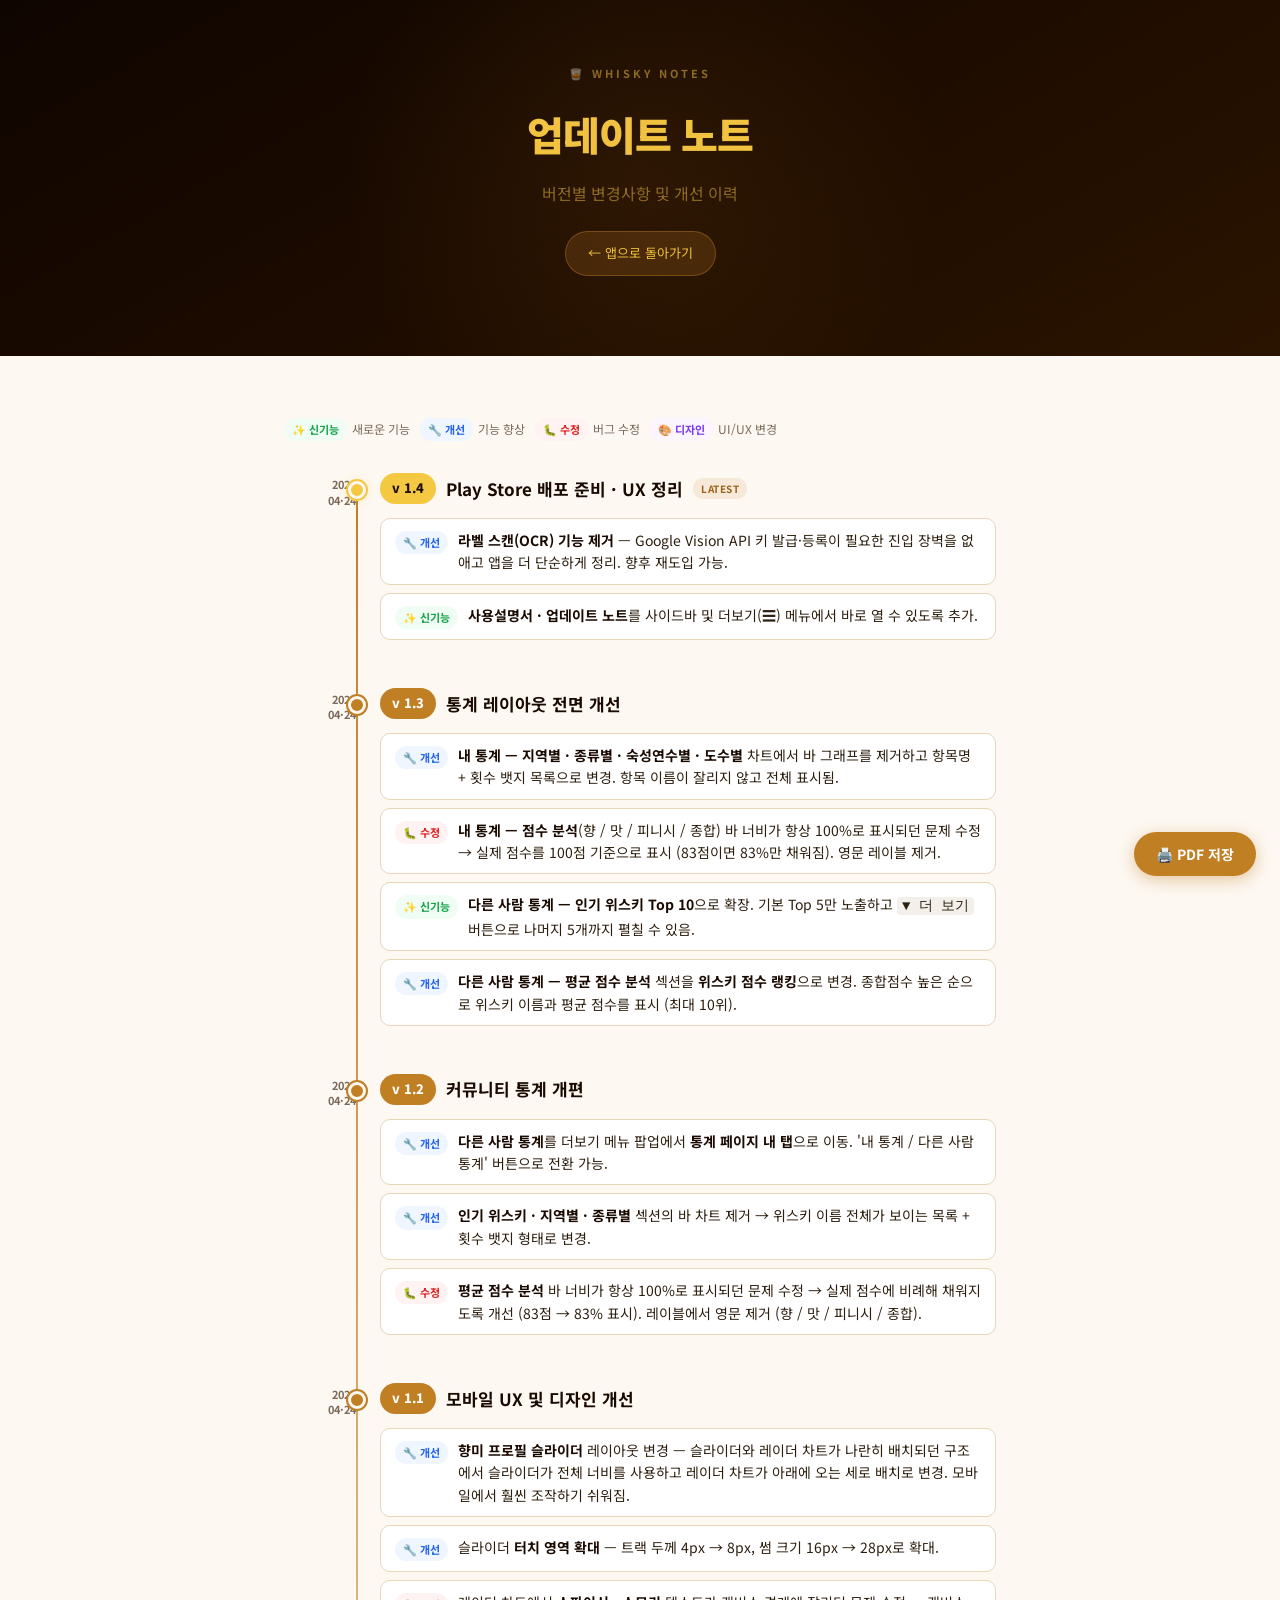
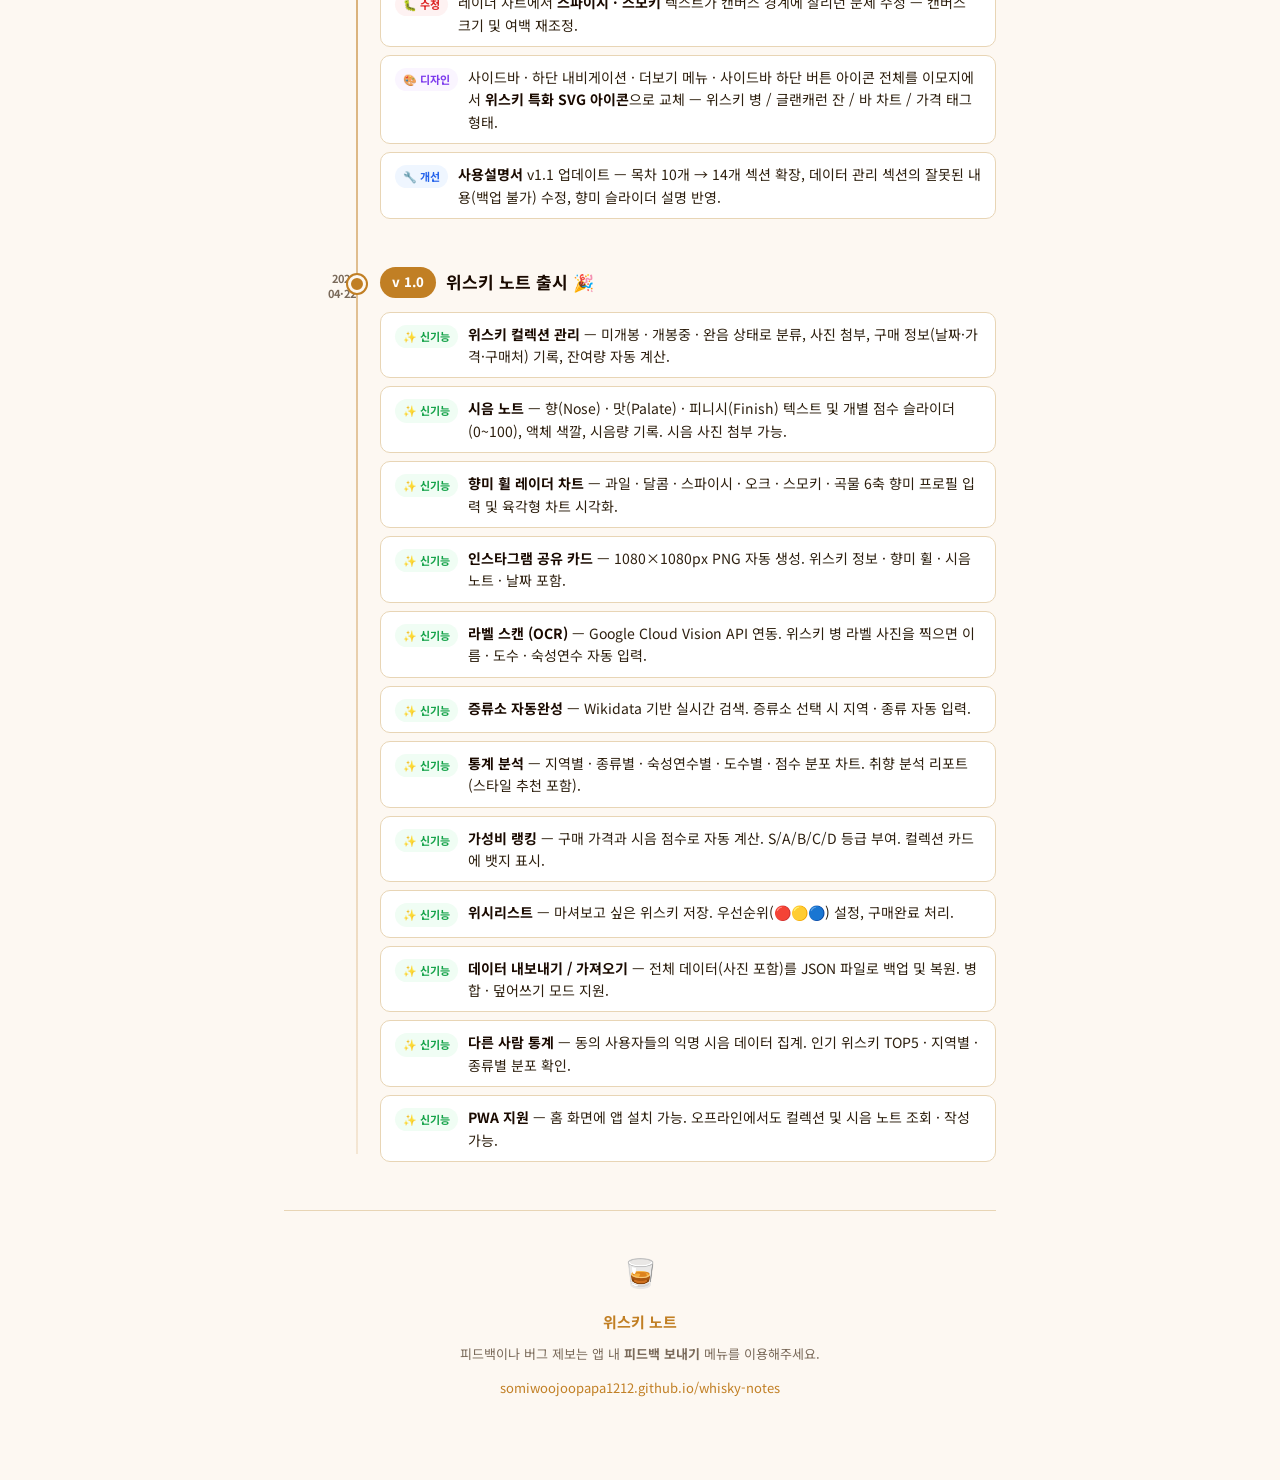
<file: patchnotes.html>
<!DOCTYPE html>
<html lang="ko">
<head>
<meta charset="UTF-8"/>
<meta name="viewport" content="width=device-width, initial-scale=1.0"/>
<title>위스키 노트 · 업데이트 노트</title>
<style>
  @import url('https://fonts.googleapis.com/css2?family=Noto+Sans+KR:wght@300;400;600;700;900&display=swap');

  :root {
    --amber: #c17f24;
    --amber-dark: #9a6318;
    --amber-light: #f5c842;
    --amber-dim: rgba(193,127,36,0.12);
    --dark: #1a0a00;
    --text: #2d1f0e;
    --text-muted: #7a6a5a;
    --bg: #fdf8f2;
    --card: #ffffff;
    --border: #e8d5b5;
    --new: #16a34a;
    --new-bg: #f0fdf4;
    --improve: #2563eb;
    --improve-bg: #eff6ff;
    --fix: #dc2626;
    --fix-bg: #fef2f2;
    --design: #7c3aed;
    --design-bg: #faf5ff;
  }
  * { box-sizing: border-box; margin: 0; padding: 0; }
  body { font-family: 'Noto Sans KR', -apple-system, sans-serif; background: var(--bg); color: var(--text); font-size: 15px; line-height: 1.75; }

  @media print {
    body { font-size: 13px; background: white; }
    .no-print { display: none !important; }
    .hero { min-height: auto; padding: 40px; }
  }

  /* ── 히어로 ── */
  .hero {
    background: linear-gradient(150deg, #0f0500 0%, #1e0c00 55%, #2a1400 100%);
    color: white; text-align: center; padding: 64px 24px 80px;
    position: relative; overflow: hidden;
  }
  .hero::before {
    content: ''; position: absolute;
    width: 600px; height: 600px; border-radius: 50%;
    background: radial-gradient(circle, rgba(193,127,36,0.1) 0%, transparent 70%);
    top: 50%; left: 50%; transform: translate(-50%,-50%);
  }
  .hero-app { font-size: 11px; font-weight: 700; letter-spacing: 3px; color: rgba(245,200,66,0.5); margin-bottom: 16px; text-transform: uppercase; }
  .hero-title { font-size: 40px; font-weight: 900; color: #f5c842; letter-spacing: -1px; margin-bottom: 10px; }
  .hero-sub { font-size: 16px; color: rgba(245,200,66,0.5); }
  .hero-link { display: inline-block; margin-top: 24px; padding: 10px 22px; background: rgba(193,127,36,0.2); border: 1px solid rgba(193,127,36,0.4); border-radius: 24px; color: #f5c842; font-size: 13px; text-decoration: none; transition: background 0.2s; }
  .hero-link:hover { background: rgba(193,127,36,0.35); }

  /* ── 콘텐츠 ── */
  .content { max-width: 760px; margin: 0 auto; padding: 60px 24px 80px; }

  /* ── 타임라인 ── */
  .timeline { position: relative; }
  .timeline::before {
    content: ''; position: absolute;
    left: 72px; top: 8px; bottom: 8px; width: 2px;
    background: linear-gradient(to bottom, var(--amber), rgba(193,127,36,0.15));
  }
  .release { display: flex; gap: 24px; margin-bottom: 48px; position: relative; }
  .release-date-col { flex-shrink: 0; width: 72px; text-align: right; padding-top: 4px; }
  .release-dot {
    position: absolute; left: 64px; top: 8px;
    width: 18px; height: 18px; border-radius: 50%;
    background: var(--amber); border: 3px solid var(--bg);
    box-shadow: 0 0 0 2px var(--amber);
    z-index: 1;
  }
  .release-dot.latest { background: var(--amber-light); box-shadow: 0 0 0 2px var(--amber-light), 0 0 12px rgba(245,200,66,0.4); }
  .release-date { font-size: 11px; font-weight: 700; color: var(--text-muted); line-height: 1.4; }

  .release-body { flex: 1; }
  .release-header { display: flex; align-items: center; gap: 10px; margin-bottom: 14px; flex-wrap: wrap; }
  .version-badge {
    font-size: 13px; font-weight: 800; color: white;
    background: var(--amber); padding: 4px 12px; border-radius: 20px;
  }
  .version-badge.latest { background: var(--amber-light); color: var(--dark); }
  .release-name { font-size: 17px; font-weight: 700; color: var(--dark); }
  .latest-tag {
    font-size: 10px; font-weight: 700; padding: 2px 8px;
    background: var(--amber-dim); color: var(--amber-dark);
    border-radius: 10px; letter-spacing: 0.5px;
  }

  .change-list { display: flex; flex-direction: column; gap: 8px; }
  .change-item { display: flex; gap: 10px; align-items: flex-start; padding: 10px 14px; border-radius: 10px; background: var(--card); border: 1px solid var(--border); }
  .change-badge {
    flex-shrink: 0; font-size: 11px; font-weight: 700;
    padding: 2px 8px; border-radius: 20px; margin-top: 2px; white-space: nowrap;
  }
  .badge-new     { background: var(--new-bg);     color: var(--new);     }
  .badge-improve { background: var(--improve-bg); color: var(--improve); }
  .badge-fix     { background: var(--fix-bg);     color: var(--fix);     }
  .badge-design  { background: var(--design-bg);  color: var(--design);  }
  .change-text { font-size: 14px; color: var(--text); line-height: 1.6; }
  .change-text strong { color: var(--dark); }

  /* ── 레전드 ── */
  .legend { display: flex; gap: 10px; flex-wrap: wrap; margin-bottom: 32px; }
  .legend-item { display: flex; align-items: center; gap: 5px; font-size: 12px; color: var(--text-muted); }

  /* ── 고정 버튼 ── */
  .fab { position: fixed; bottom: 24px; right: 24px; background: var(--amber); color: white; border: none; border-radius: 50px; padding: 12px 22px; font-size: 14px; font-weight: 700; cursor: pointer; box-shadow: 0 4px 16px rgba(193,127,36,0.4); font-family: inherit; transition: background 0.2s; }
  .fab:hover { background: var(--amber-dark); }

  @media (max-width: 600px) {
    .timeline::before { left: 0; }
    .release { flex-direction: column; gap: 10px; padding-left: 20px; }
    .release-date-col { width: auto; text-align: left; }
    .release-dot { left: -8px; }
    .hero-title { font-size: 28px; }
  }
</style>
</head>
<body>

<div class="hero">
  <div class="hero-app">🥃 Whisky Notes</div>
  <div class="hero-title">업데이트 노트</div>
  <div class="hero-sub">버전별 변경사항 및 개선 이력</div>
  <a class="hero-link" href="index.html">← 앱으로 돌아가기</a>
</div>

<div class="content">

  <div class="legend">
    <div class="legend-item"><span class="change-badge badge-new">✨ 신기능</span> 새로운 기능</div>
    <div class="legend-item"><span class="change-badge badge-improve">🔧 개선</span> 기능 향상</div>
    <div class="legend-item"><span class="change-badge badge-fix">🐛 수정</span> 버그 수정</div>
    <div class="legend-item"><span class="change-badge badge-design">🎨 디자인</span> UI/UX 변경</div>
  </div>

  <div class="timeline">

    <!-- v1.4 -->
    <div class="release">
      <div class="release-date-col">
        <div class="release-dot latest"></div>
        <div class="release-date">2026<br/>04·24</div>
      </div>
      <div class="release-body">
        <div class="release-header">
          <span class="version-badge latest">v 1.4</span>
          <span class="release-name">Play Store 배포 준비 · UX 정리</span>
          <span class="latest-tag">LATEST</span>
        </div>
        <div class="change-list">
          <div class="change-item">
            <span class="change-badge badge-improve">🔧 개선</span>
            <span class="change-text"><strong>라벨 스캔(OCR) 기능 제거</strong> — Google Vision API 키 발급·등록이 필요한 진입 장벽을 없애고 앱을 더 단순하게 정리. 향후 재도입 가능.</span>
          </div>
          <div class="change-item">
            <span class="change-badge badge-new">✨ 신기능</span>
            <span class="change-text"><strong>사용설명서 · 업데이트 노트</strong>를 사이드바 및 더보기(☰) 메뉴에서 바로 열 수 있도록 추가.</span>
          </div>
        </div>
      </div>
    </div>

    <!-- v1.3 -->
    <div class="release">
      <div class="release-date-col">
        <div class="release-dot"></div>
        <div class="release-date">2026<br/>04·24</div>
      </div>
      <div class="release-body">
        <div class="release-header">
          <span class="version-badge">v 1.3</span>
          <span class="release-name">통계 레이아웃 전면 개선</span>
        </div>
        <div class="change-list">
          <div class="change-item">
            <span class="change-badge badge-improve">🔧 개선</span>
            <span class="change-text"><strong>내 통계 — 지역별 · 종류별 · 숙성연수별 · 도수별</strong> 차트에서 바 그래프를 제거하고 항목명 + 횟수 뱃지 목록으로 변경. 항목 이름이 잘리지 않고 전체 표시됨.</span>
          </div>
          <div class="change-item">
            <span class="change-badge badge-fix">🐛 수정</span>
            <span class="change-text"><strong>내 통계 — 점수 분석</strong>(향 / 맛 / 피니시 / 종합) 바 너비가 항상 100%로 표시되던 문제 수정 → 실제 점수를 100점 기준으로 표시 (83점이면 83%만 채워짐). 영문 레이블 제거.</span>
          </div>
          <div class="change-item">
            <span class="change-badge badge-new">✨ 신기능</span>
            <span class="change-text"><strong>다른 사람 통계 — 인기 위스키 Top 10</strong>으로 확장. 기본 Top 5만 노출하고 <span style="font-family:monospace;background:#f3f0eb;padding:1px 5px;border-radius:4px">▼ 더 보기</span> 버튼으로 나머지 5개까지 펼칠 수 있음.</span>
          </div>
          <div class="change-item">
            <span class="change-badge badge-improve">🔧 개선</span>
            <span class="change-text"><strong>다른 사람 통계 — 평균 점수 분석</strong> 섹션을 <strong>위스키 점수 랭킹</strong>으로 변경. 종합점수 높은 순으로 위스키 이름과 평균 점수를 표시 (최대 10위).</span>
          </div>
        </div>
      </div>
    </div>

    <!-- v1.2 -->
    <div class="release">
      <div class="release-date-col">
        <div class="release-dot"></div>
        <div class="release-date">2026<br/>04·24</div>
      </div>
      <div class="release-body">
        <div class="release-header">
          <span class="version-badge">v 1.2</span>
          <span class="release-name">커뮤니티 통계 개편</span>
        </div>
        <div class="change-list">
          <div class="change-item">
            <span class="change-badge badge-improve">🔧 개선</span>
            <span class="change-text"><strong>다른 사람 통계</strong>를 더보기 메뉴 팝업에서 <strong>통계 페이지 내 탭</strong>으로 이동. '내 통계 / 다른 사람 통계' 버튼으로 전환 가능.</span>
          </div>
          <div class="change-item">
            <span class="change-badge badge-improve">🔧 개선</span>
            <span class="change-text"><strong>인기 위스키 · 지역별 · 종류별</strong> 섹션의 바 차트 제거 → 위스키 이름 전체가 보이는 목록 + 횟수 뱃지 형태로 변경.</span>
          </div>
          <div class="change-item">
            <span class="change-badge badge-fix">🐛 수정</span>
            <span class="change-text"><strong>평균 점수 분석</strong> 바 너비가 항상 100%로 표시되던 문제 수정 → 실제 점수에 비례해 채워지도록 개선 (83점 → 83% 표시). 레이블에서 영문 제거 (향 / 맛 / 피니시 / 종합).</span>
          </div>
        </div>
      </div>
    </div>

    <!-- v1.1 -->
    <div class="release">
      <div class="release-date-col">
        <div class="release-dot"></div>
        <div class="release-date">2026<br/>04·24</div>
      </div>
      <div class="release-body">
        <div class="release-header">
          <span class="version-badge">v 1.1</span>
          <span class="release-name">모바일 UX 및 디자인 개선</span>
        </div>
        <div class="change-list">
          <div class="change-item">
            <span class="change-badge badge-improve">🔧 개선</span>
            <span class="change-text"><strong>향미 프로필 슬라이더</strong> 레이아웃 변경 — 슬라이더와 레이더 차트가 나란히 배치되던 구조에서 슬라이더가 전체 너비를 사용하고 레이더 차트가 아래에 오는 세로 배치로 변경. 모바일에서 훨씬 조작하기 쉬워짐.</span>
          </div>
          <div class="change-item">
            <span class="change-badge badge-improve">🔧 개선</span>
            <span class="change-text">슬라이더 <strong>터치 영역 확대</strong> — 트랙 두께 4px → 8px, 썸 크기 16px → 28px로 확대.</span>
          </div>
          <div class="change-item">
            <span class="change-badge badge-fix">🐛 수정</span>
            <span class="change-text">레이더 차트에서 <strong>스파이시 · 스모키</strong> 텍스트가 캔버스 경계에 잘리던 문제 수정 — 캔버스 크기 및 여백 재조정.</span>
          </div>
          <div class="change-item">
            <span class="change-badge badge-design">🎨 디자인</span>
            <span class="change-text">사이드바 · 하단 내비게이션 · 더보기 메뉴 · 사이드바 하단 버튼 아이콘 전체를 이모지에서 <strong>위스키 특화 SVG 아이콘</strong>으로 교체 — 위스키 병 / 글랜캐런 잔 / 바 차트 / 가격 태그 형태.</span>
          </div>
          <div class="change-item">
            <span class="change-badge badge-improve">🔧 개선</span>
            <span class="change-text"><strong>사용설명서</strong> v1.1 업데이트 — 목차 10개 → 14개 섹션 확장, 데이터 관리 섹션의 잘못된 내용(백업 불가) 수정, 향미 슬라이더 설명 반영.</span>
          </div>
        </div>
      </div>
    </div>

    <!-- v1.0 -->
    <div class="release">
      <div class="release-date-col">
        <div class="release-dot"></div>
        <div class="release-date">2026<br/>04·22</div>
      </div>
      <div class="release-body">
        <div class="release-header">
          <span class="version-badge">v 1.0</span>
          <span class="release-name">위스키 노트 출시 🎉</span>
        </div>
        <div class="change-list">
          <div class="change-item">
            <span class="change-badge badge-new">✨ 신기능</span>
            <span class="change-text"><strong>위스키 컬렉션 관리</strong> — 미개봉 · 개봉중 · 완음 상태로 분류, 사진 첨부, 구매 정보(날짜·가격·구매처) 기록, 잔여량 자동 계산.</span>
          </div>
          <div class="change-item">
            <span class="change-badge badge-new">✨ 신기능</span>
            <span class="change-text"><strong>시음 노트</strong> — 향(Nose) · 맛(Palate) · 피니시(Finish) 텍스트 및 개별 점수 슬라이더(0~100), 액체 색깔, 시음량 기록. 시음 사진 첨부 가능.</span>
          </div>
          <div class="change-item">
            <span class="change-badge badge-new">✨ 신기능</span>
            <span class="change-text"><strong>향미 휠 레이더 차트</strong> — 과일 · 달콤 · 스파이시 · 오크 · 스모키 · 곡물 6축 향미 프로필 입력 및 육각형 차트 시각화.</span>
          </div>
          <div class="change-item">
            <span class="change-badge badge-new">✨ 신기능</span>
            <span class="change-text"><strong>인스타그램 공유 카드</strong> — 1080×1080px PNG 자동 생성. 위스키 정보 · 향미 휠 · 시음 노트 · 날짜 포함.</span>
          </div>
          <div class="change-item">
            <span class="change-badge badge-new">✨ 신기능</span>
            <span class="change-text"><strong>라벨 스캔 (OCR)</strong> — Google Cloud Vision API 연동. 위스키 병 라벨 사진을 찍으면 이름 · 도수 · 숙성연수 자동 입력.</span>
          </div>
          <div class="change-item">
            <span class="change-badge badge-new">✨ 신기능</span>
            <span class="change-text"><strong>증류소 자동완성</strong> — Wikidata 기반 실시간 검색. 증류소 선택 시 지역 · 종류 자동 입력.</span>
          </div>
          <div class="change-item">
            <span class="change-badge badge-new">✨ 신기능</span>
            <span class="change-text"><strong>통계 분석</strong> — 지역별 · 종류별 · 숙성연수별 · 도수별 · 점수 분포 차트. 취향 분석 리포트 (스타일 추천 포함).</span>
          </div>
          <div class="change-item">
            <span class="change-badge badge-new">✨ 신기능</span>
            <span class="change-text"><strong>가성비 랭킹</strong> — 구매 가격과 시음 점수로 자동 계산. S/A/B/C/D 등급 부여. 컬렉션 카드에 뱃지 표시.</span>
          </div>
          <div class="change-item">
            <span class="change-badge badge-new">✨ 신기능</span>
            <span class="change-text"><strong>위시리스트</strong> — 마셔보고 싶은 위스키 저장. 우선순위(🔴🟡🔵) 설정, 구매완료 처리.</span>
          </div>
          <div class="change-item">
            <span class="change-badge badge-new">✨ 신기능</span>
            <span class="change-text"><strong>데이터 내보내기 / 가져오기</strong> — 전체 데이터(사진 포함)를 JSON 파일로 백업 및 복원. 병합 · 덮어쓰기 모드 지원.</span>
          </div>
          <div class="change-item">
            <span class="change-badge badge-new">✨ 신기능</span>
            <span class="change-text"><strong>다른 사람 통계</strong> — 동의 사용자들의 익명 시음 데이터 집계. 인기 위스키 TOP5 · 지역별 · 종류별 분포 확인.</span>
          </div>
          <div class="change-item">
            <span class="change-badge badge-new">✨ 신기능</span>
            <span class="change-text"><strong>PWA 지원</strong> — 홈 화면에 앱 설치 가능. 오프라인에서도 컬렉션 및 시음 노트 조회 · 작성 가능.</span>
          </div>
        </div>
      </div>
    </div>

  </div><!-- /timeline -->

  <div style="margin-top:48px;padding-top:32px;border-top:1px solid var(--border);text-align:center;color:var(--text-muted);font-size:13px;line-height:2;">
    <div style="font-size:28px;margin-bottom:8px;">🥃</div>
    <div style="font-weight:700;color:var(--amber);font-size:15px;margin-bottom:4px;">위스키 노트</div>
    <div>피드백이나 버그 제보는 앱 내 <strong>피드백 보내기</strong> 메뉴를 이용해주세요.</div>
    <div style="margin-top:8px;"><a href="https://somiwoojoopapa1212.github.io/whisky-notes/" style="color:var(--amber);text-decoration:none;">somiwoojoopapa1212.github.io/whisky-notes</a></div>
  </div>

</div>

<button class="fab no-print" onclick="window.print()">🖨️ PDF 저장</button>

</body>
</html>
</file>
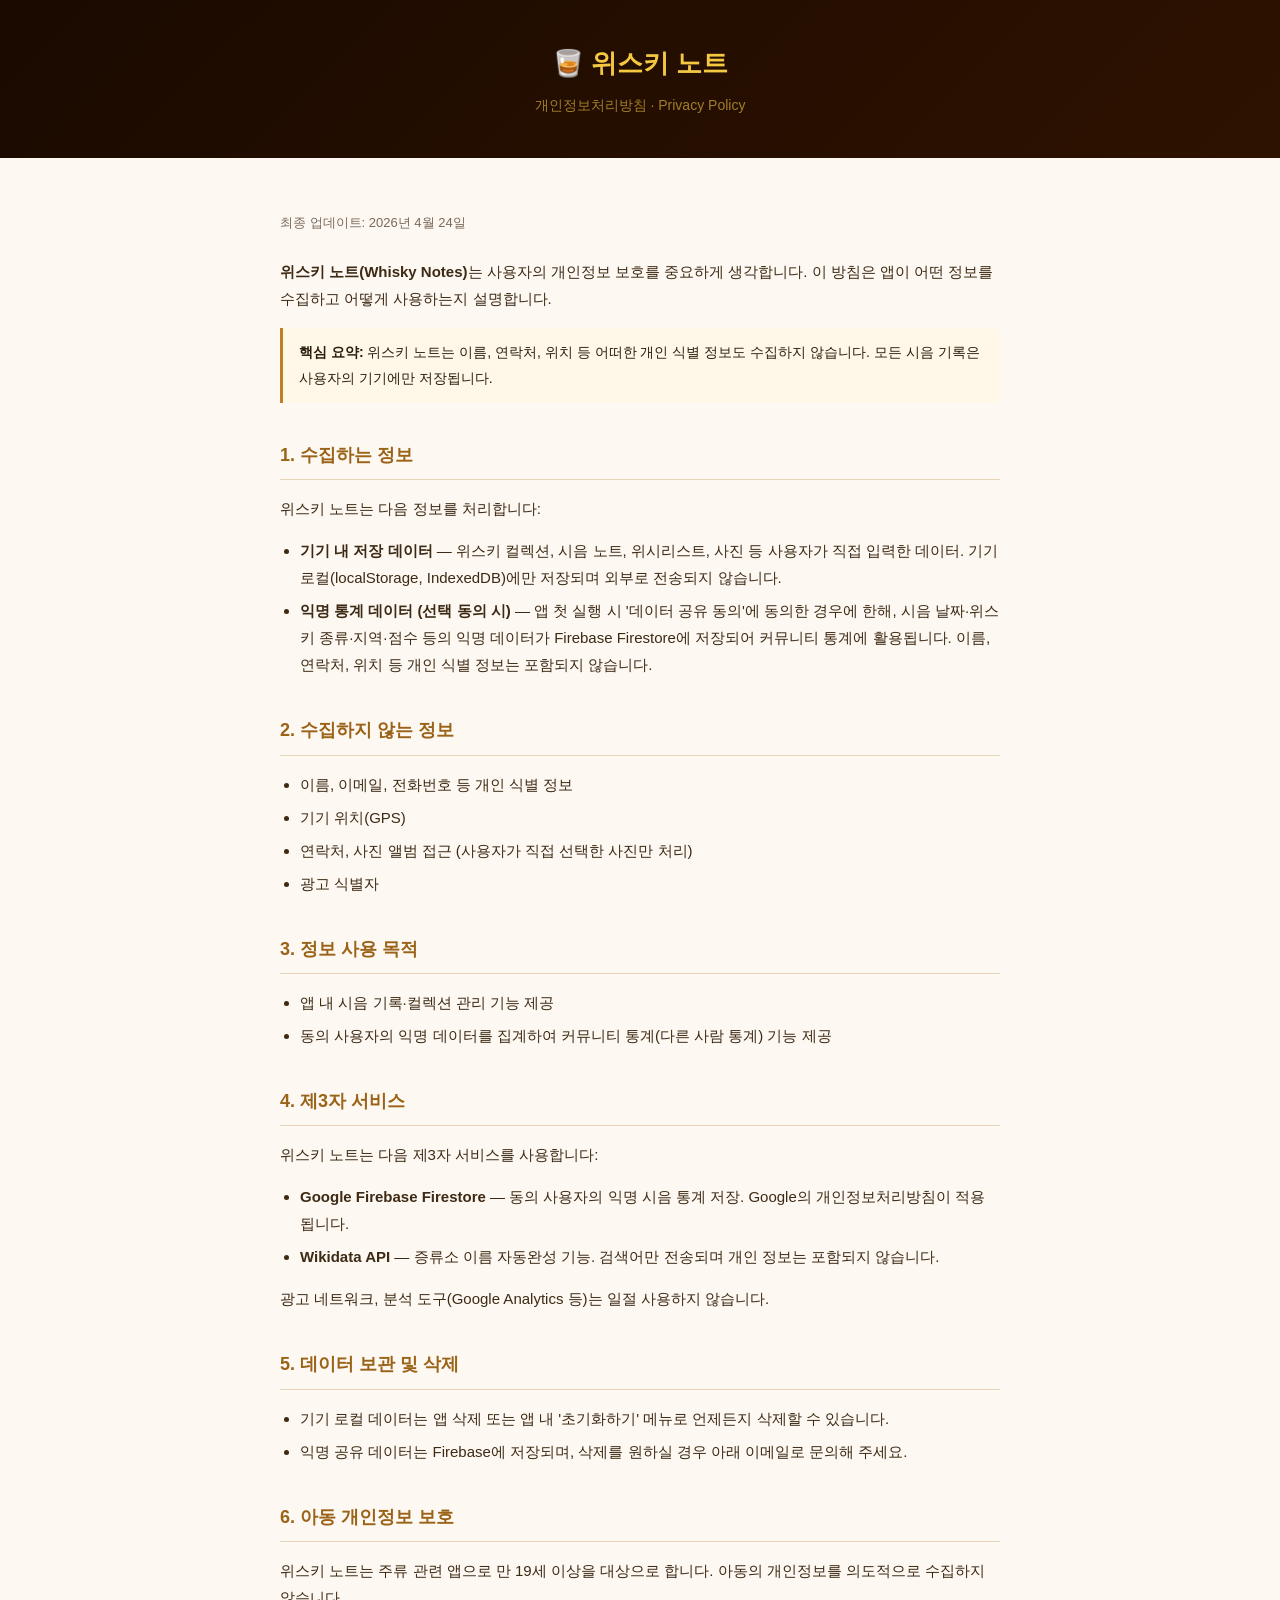
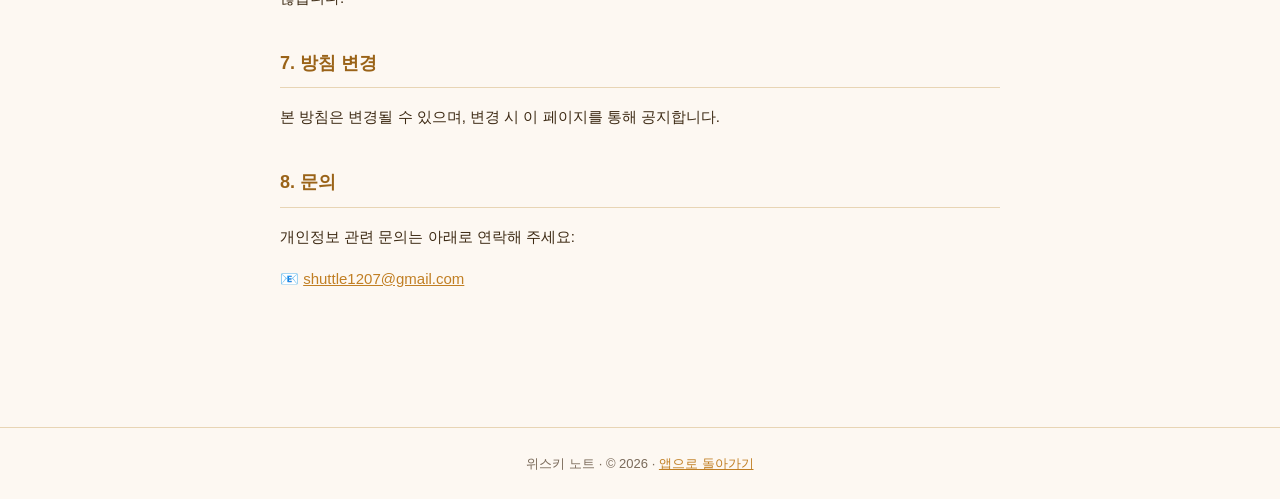
<file: privacy.html>
<!DOCTYPE html>
<html lang="ko">
<head>
<meta charset="UTF-8"/>
<meta name="viewport" content="width=device-width, initial-scale=1.0"/>
<title>위스키 노트 · 개인정보처리방침</title>
<style>
  body {
    font-family: -apple-system, BlinkMacSystemFont, 'Segoe UI', sans-serif;
    font-size: 15px; line-height: 1.8; color: #2d1f0e;
    background: #fdf8f2; margin: 0; padding: 0;
  }
  .header {
    background: linear-gradient(135deg, #1a0a00, #2e1200);
    color: #f5c842; padding: 40px 24px; text-align: center;
  }
  .header h1 { font-size: 26px; font-weight: 800; margin: 0 0 6px; }
  .header p { color: rgba(245,200,66,0.6); font-size: 14px; margin: 0; }
  .content { max-width: 720px; margin: 0 auto; padding: 40px 24px 80px; }
  h2 { font-size: 18px; font-weight: 700; color: #9a6318; margin: 36px 0 12px; padding-bottom: 8px; border-bottom: 1px solid #e8d5b5; }
  p, li { color: #3d2a14; }
  ul { padding-left: 20px; }
  li { margin-bottom: 6px; }
  .highlight { background: #fff8e8; border-left: 3px solid #c17f24; padding: 12px 16px; border-radius: 0 8px 8px 0; margin: 16px 0; font-size: 14px; }
  .footer { text-align: center; padding: 24px; font-size: 13px; color: #7a6a5a; border-top: 1px solid #e8d5b5; margin-top: 40px; }
  a { color: #c17f24; }
  .updated { font-size: 13px; color: #7a6a5a; margin-bottom: 24px; }
</style>
</head>
<body>

<div class="header">
  <h1>🥃 위스키 노트</h1>
  <p>개인정보처리방침 · Privacy Policy</p>
</div>

<div class="content">

  <p class="updated">최종 업데이트: 2026년 4월 24일</p>

  <p><strong>위스키 노트(Whisky Notes)</strong>는 사용자의 개인정보 보호를 중요하게 생각합니다. 이 방침은 앱이 어떤 정보를 수집하고 어떻게 사용하는지 설명합니다.</p>

  <div class="highlight">
    <strong>핵심 요약:</strong> 위스키 노트는 이름, 연락처, 위치 등 어떠한 개인 식별 정보도 수집하지 않습니다. 모든 시음 기록은 사용자의 기기에만 저장됩니다.
  </div>

  <h2>1. 수집하는 정보</h2>
  <p>위스키 노트는 다음 정보를 처리합니다:</p>
  <ul>
    <li><strong>기기 내 저장 데이터</strong> — 위스키 컬렉션, 시음 노트, 위시리스트, 사진 등 사용자가 직접 입력한 데이터. 기기 로컬(localStorage, IndexedDB)에만 저장되며 외부로 전송되지 않습니다.</li>
    <li><strong>익명 통계 데이터 (선택 동의 시)</strong> — 앱 첫 실행 시 '데이터 공유 동의'에 동의한 경우에 한해, 시음 날짜·위스키 종류·지역·점수 등의 익명 데이터가 Firebase Firestore에 저장되어 커뮤니티 통계에 활용됩니다. 이름, 연락처, 위치 등 개인 식별 정보는 포함되지 않습니다.</li>
  </ul>

  <h2>2. 수집하지 않는 정보</h2>
  <ul>
    <li>이름, 이메일, 전화번호 등 개인 식별 정보</li>
    <li>기기 위치(GPS)</li>
    <li>연락처, 사진 앨범 접근 (사용자가 직접 선택한 사진만 처리)</li>
    <li>광고 식별자</li>
  </ul>

  <h2>3. 정보 사용 목적</h2>
  <ul>
    <li>앱 내 시음 기록·컬렉션 관리 기능 제공</li>
    <li>동의 사용자의 익명 데이터를 집계하여 커뮤니티 통계(다른 사람 통계) 기능 제공</li>
  </ul>

  <h2>4. 제3자 서비스</h2>
  <p>위스키 노트는 다음 제3자 서비스를 사용합니다:</p>
  <ul>
    <li><strong>Google Firebase Firestore</strong> — 동의 사용자의 익명 시음 통계 저장. Google의 개인정보처리방침이 적용됩니다.</li>
    <li><strong>Wikidata API</strong> — 증류소 이름 자동완성 기능. 검색어만 전송되며 개인 정보는 포함되지 않습니다.</li>
  </ul>
  <p>광고 네트워크, 분석 도구(Google Analytics 등)는 일절 사용하지 않습니다.</p>

  <h2>5. 데이터 보관 및 삭제</h2>
  <ul>
    <li>기기 로컬 데이터는 앱 삭제 또는 앱 내 '초기화하기' 메뉴로 언제든지 삭제할 수 있습니다.</li>
    <li>익명 공유 데이터는 Firebase에 저장되며, 삭제를 원하실 경우 아래 이메일로 문의해 주세요.</li>
  </ul>

  <h2>6. 아동 개인정보 보호</h2>
  <p>위스키 노트는 주류 관련 앱으로 만 19세 이상을 대상으로 합니다. 아동의 개인정보를 의도적으로 수집하지 않습니다.</p>

  <h2>7. 방침 변경</h2>
  <p>본 방침은 변경될 수 있으며, 변경 시 이 페이지를 통해 공지합니다.</p>

  <h2>8. 문의</h2>
  <p>개인정보 관련 문의는 아래로 연락해 주세요:</p>
  <p>📧 <a href="mailto:shuttle1207@gmail.com">shuttle1207@gmail.com</a></p>

</div>

<div class="footer">
  위스키 노트 · © 2026 · <a href="index.html">앱으로 돌아가기</a>
</div>

</body>
</html>
</file>
